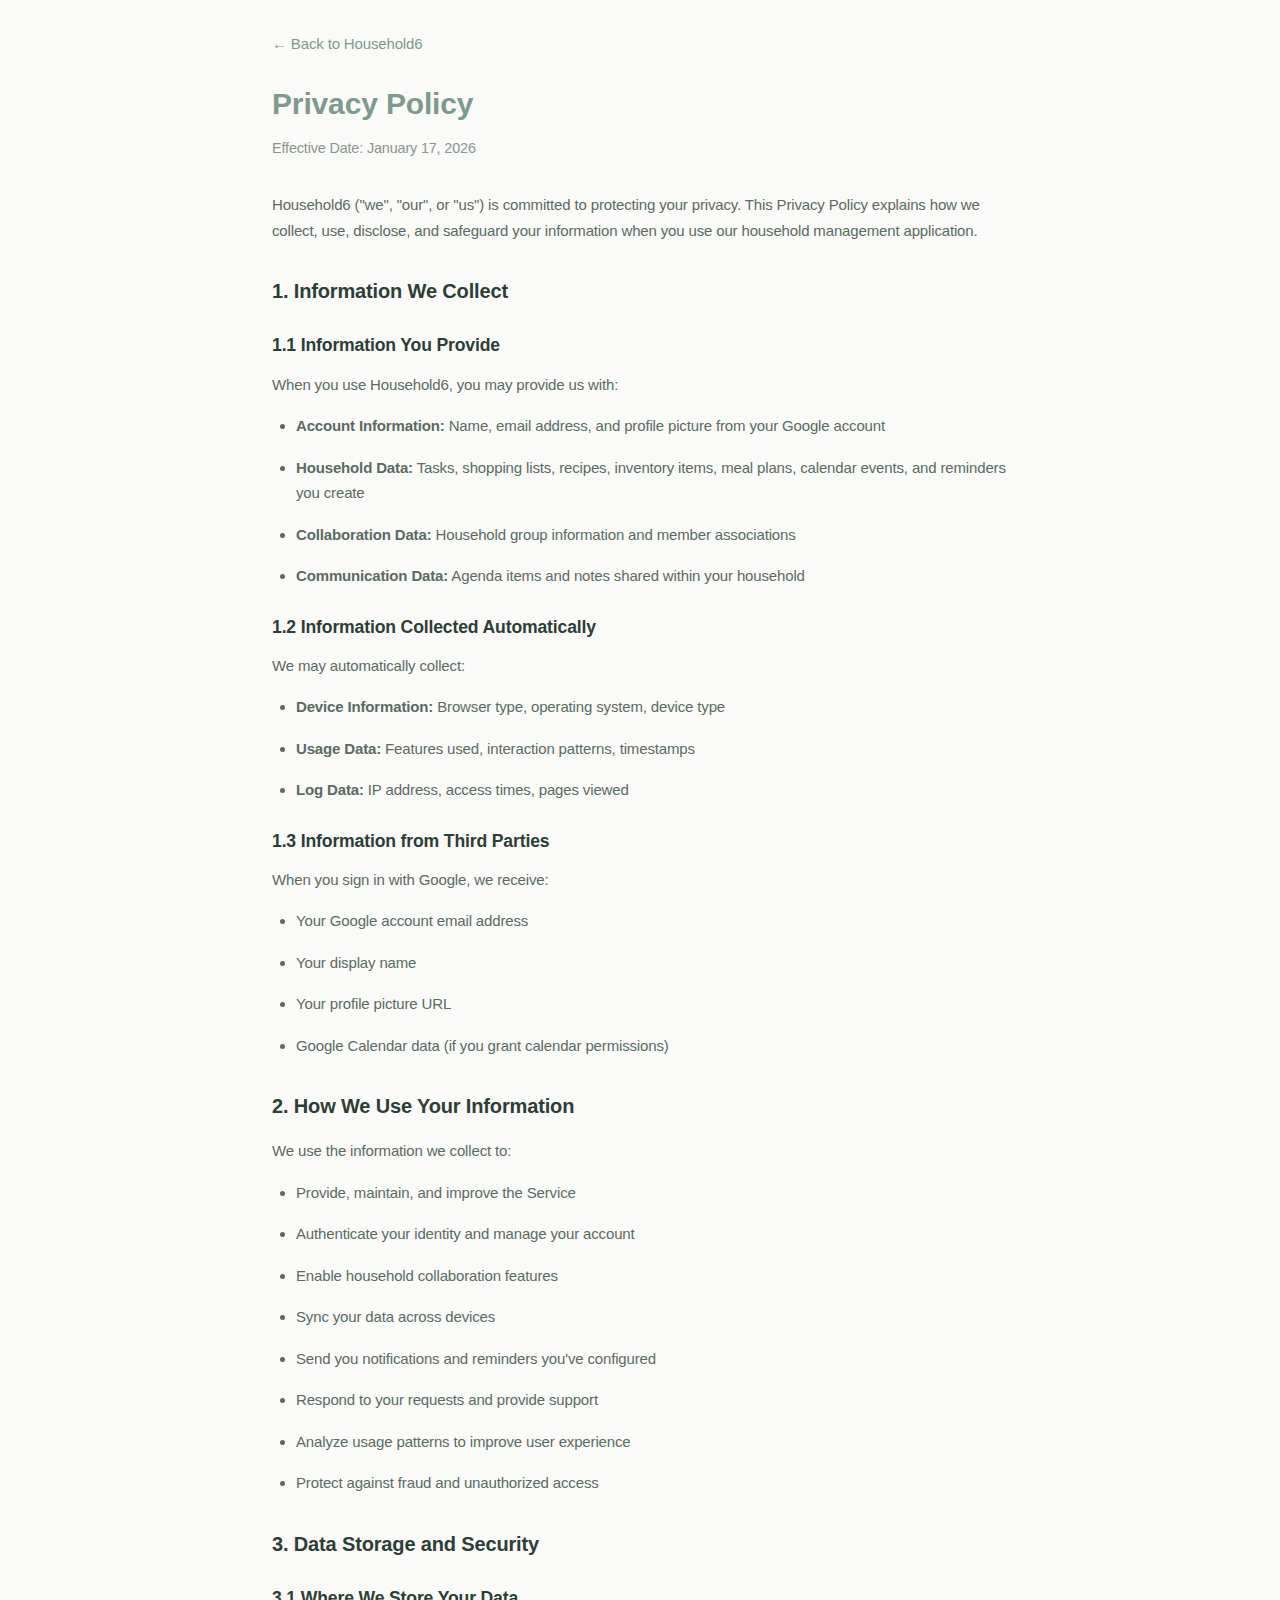
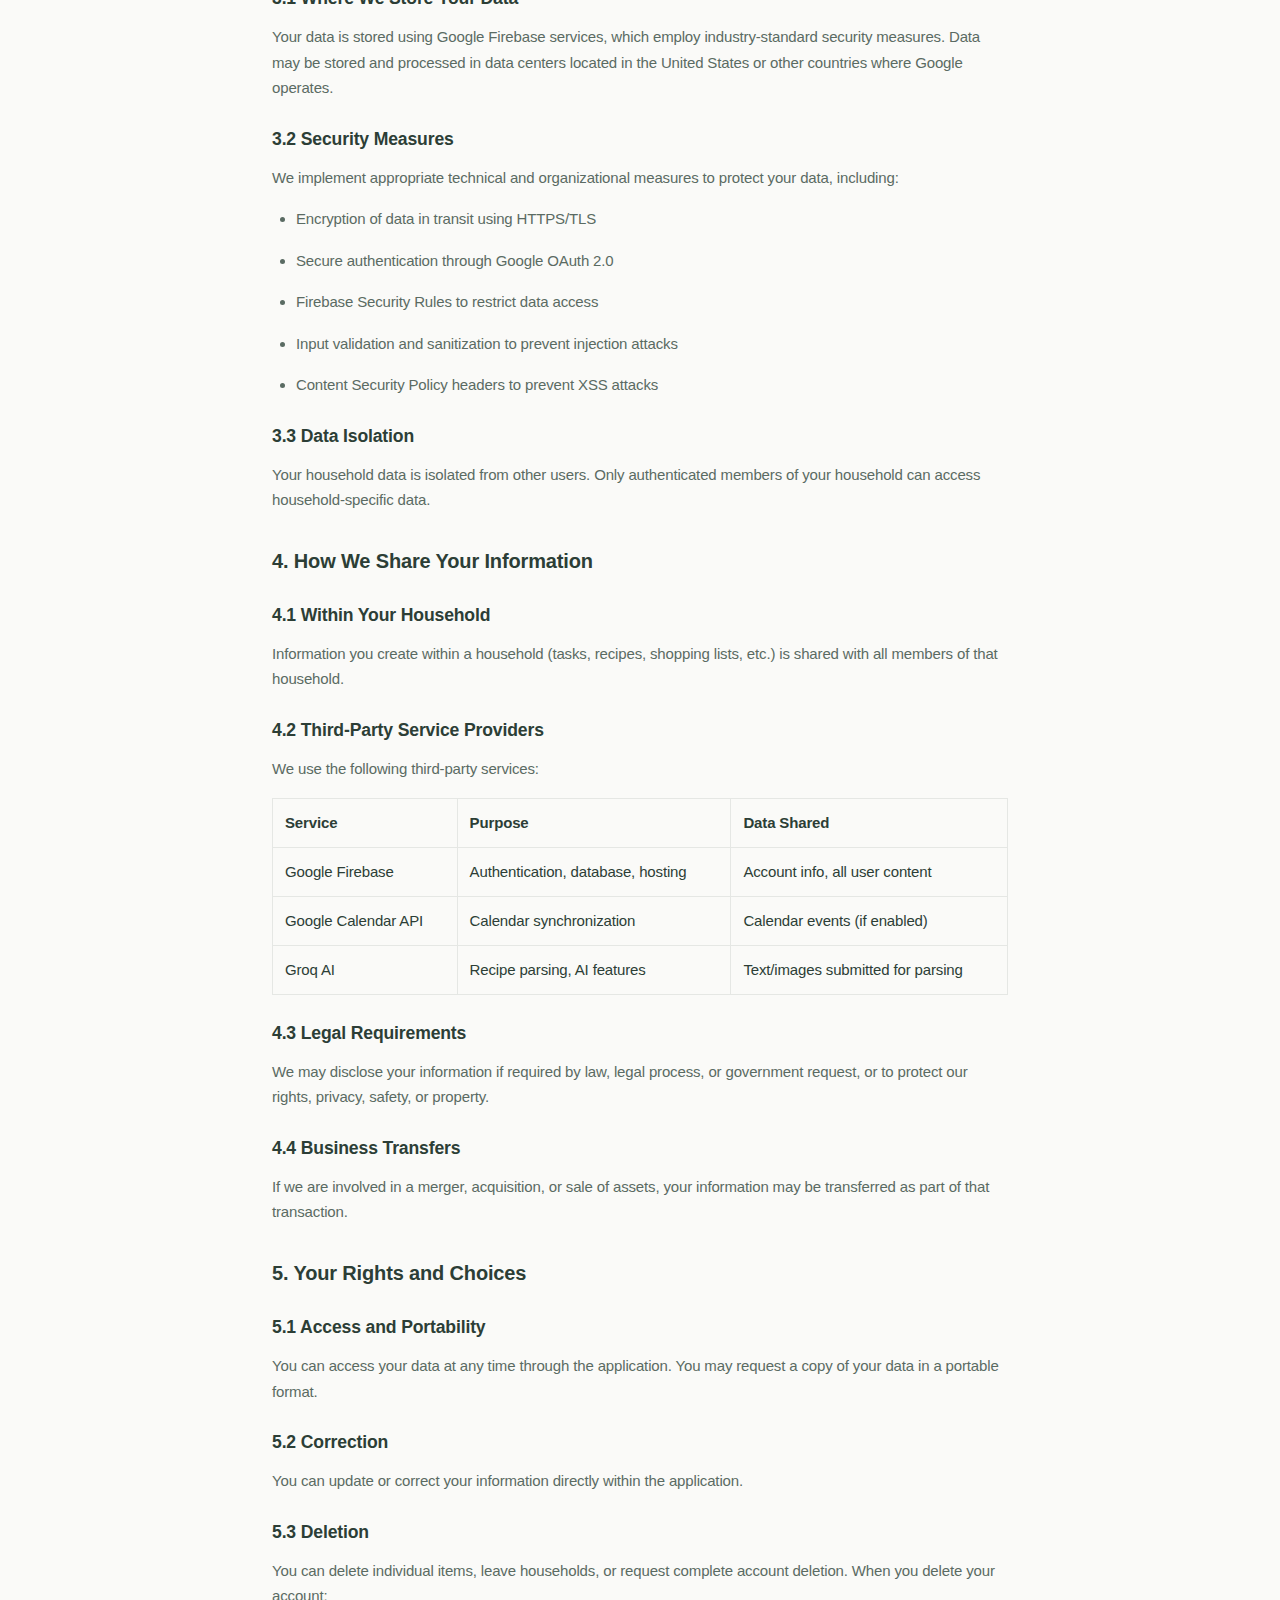
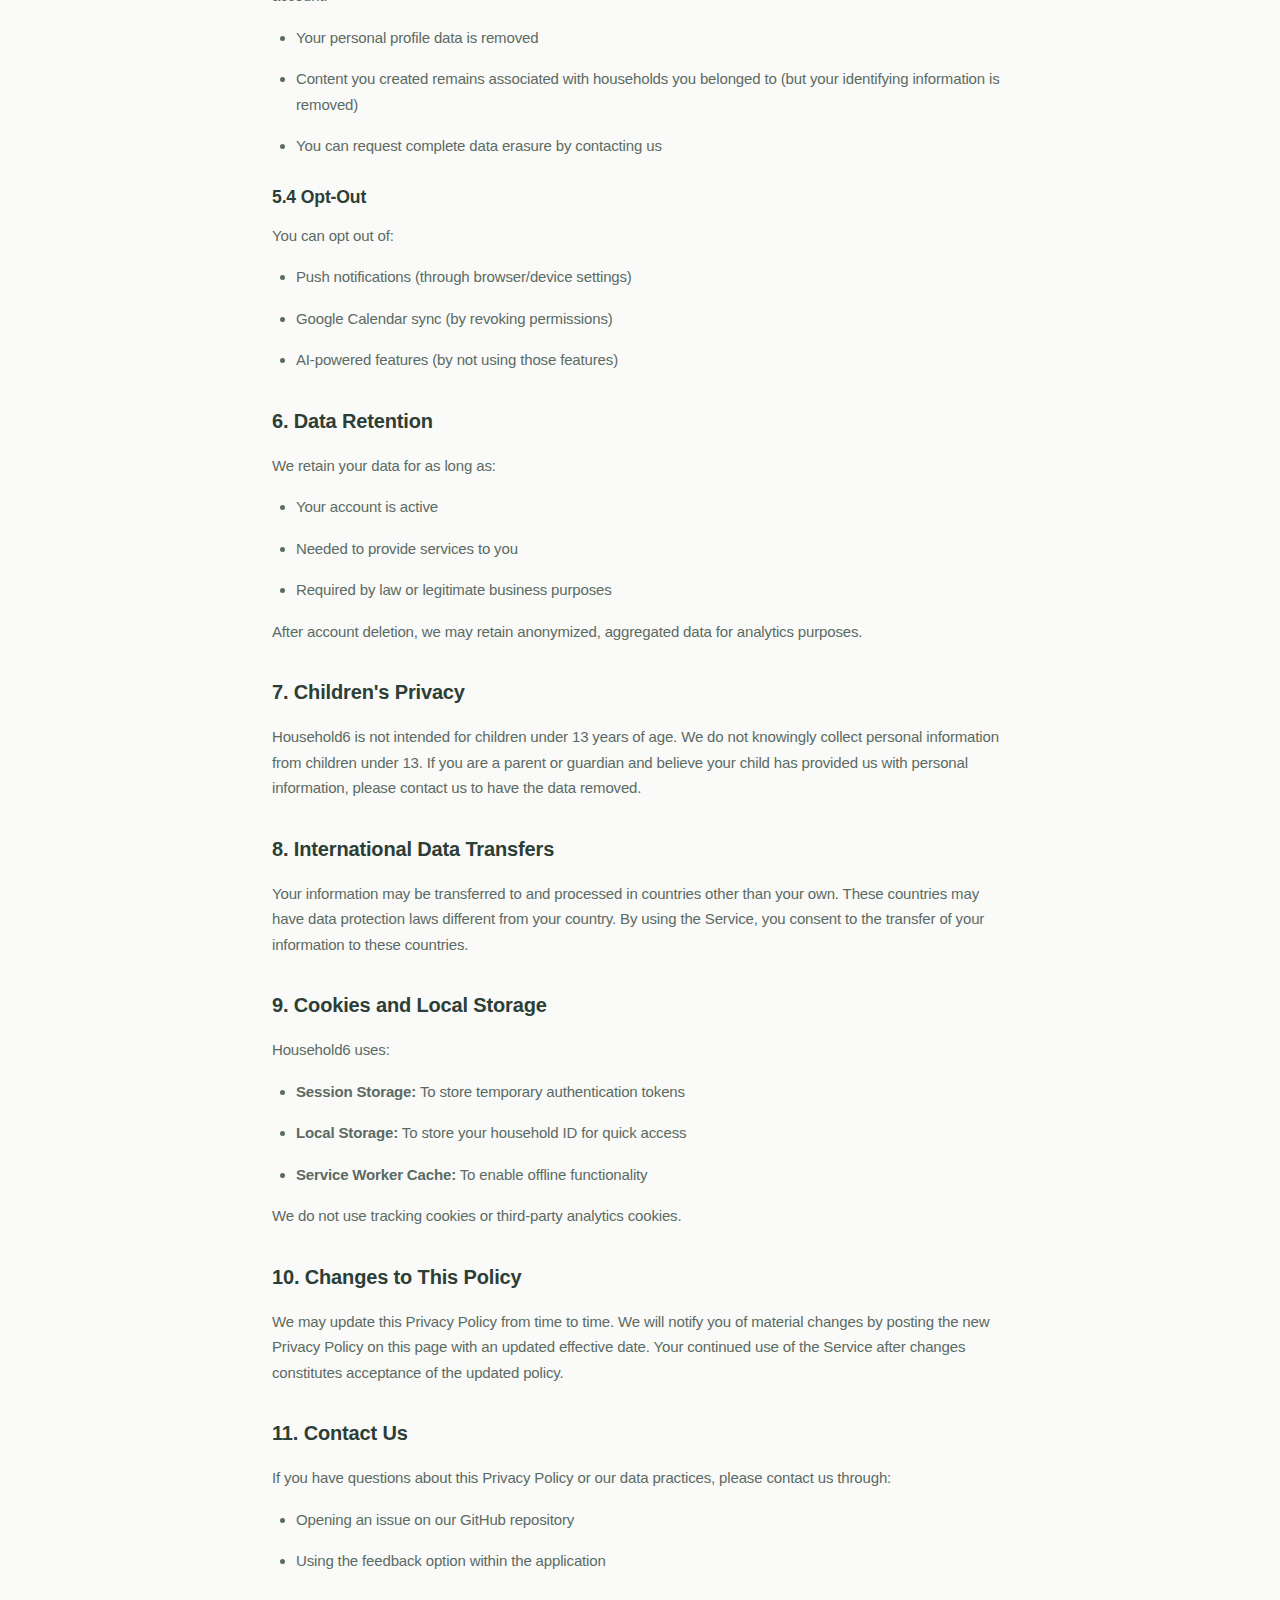
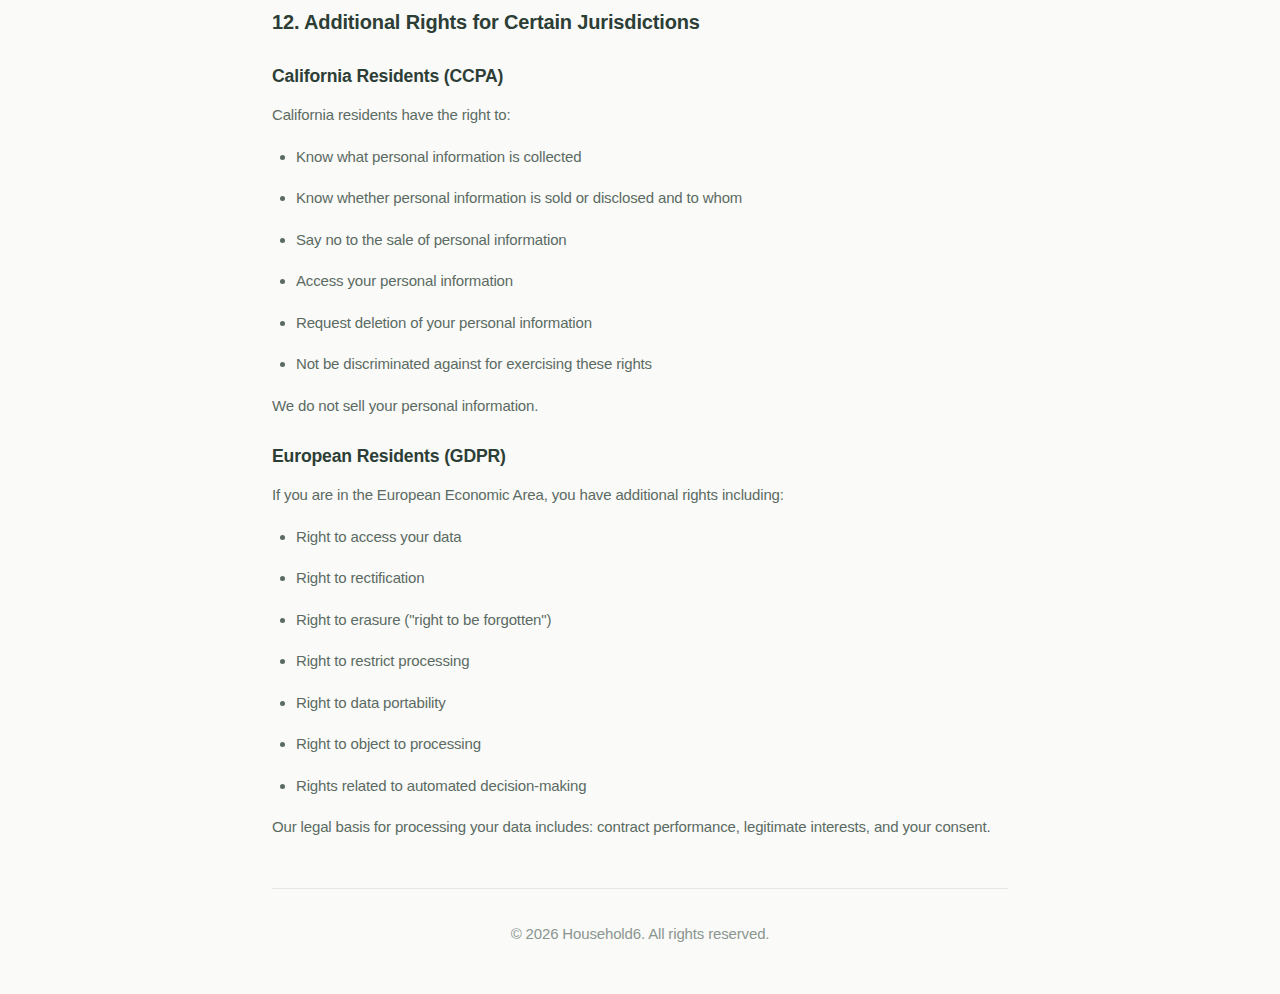
<file: privacy.html>
<!DOCTYPE html>
<html lang="en">
<head>
    <meta charset="UTF-8">
    <meta name="viewport" content="width=device-width, initial-scale=1.0">
    <meta http-equiv="Content-Security-Policy" content="default-src 'self'; style-src 'self' 'unsafe-inline'; img-src 'self' data:;">
    <title>Privacy Policy - Household6</title>
    <link rel="stylesheet" href="css/styles.css">
    <style>
        .legal-container {
            max-width: 800px;
            margin: 0 auto;
            padding: 2rem;
            background: var(--surface);
            min-height: 100vh;
        }
        .legal-container h1 {
            color: var(--primary);
            margin-bottom: 0.5rem;
        }
        .legal-container h2 {
            color: var(--text);
            margin-top: 2rem;
            margin-bottom: 1rem;
            font-size: 1.25rem;
        }
        .legal-container h3 {
            color: var(--text);
            margin-top: 1.5rem;
            margin-bottom: 0.75rem;
            font-size: 1.1rem;
        }
        .legal-container p, .legal-container li {
            color: var(--text-secondary);
            line-height: 1.7;
            margin-bottom: 1rem;
        }
        .legal-container ul {
            padding-left: 1.5rem;
        }
        .legal-container .effective-date {
            color: var(--text-muted);
            font-size: 0.9rem;
            margin-bottom: 2rem;
        }
        .legal-container a {
            color: var(--primary);
        }
        .back-link {
            display: inline-block;
            margin-bottom: 1.5rem;
            color: var(--primary);
            text-decoration: none;
        }
        .back-link:hover {
            text-decoration: underline;
        }
        .data-table {
            width: 100%;
            border-collapse: collapse;
            margin: 1rem 0;
        }
        .data-table th, .data-table td {
            padding: 0.75rem;
            text-align: left;
            border: 1px solid var(--border);
        }
        .data-table th {
            background: var(--background);
            font-weight: 600;
        }
    </style>
</head>
<body>
    <div class="legal-container">
        <a href="index.html" class="back-link">&larr; Back to Household6</a>

        <h1>Privacy Policy</h1>
        <p class="effective-date">Effective Date: January 17, 2026</p>

        <p>Household6 ("we", "our", or "us") is committed to protecting your privacy. This Privacy Policy explains how we collect, use, disclose, and safeguard your information when you use our household management application.</p>

        <h2>1. Information We Collect</h2>

        <h3>1.1 Information You Provide</h3>
        <p>When you use Household6, you may provide us with:</p>
        <ul>
            <li><strong>Account Information:</strong> Name, email address, and profile picture from your Google account</li>
            <li><strong>Household Data:</strong> Tasks, shopping lists, recipes, inventory items, meal plans, calendar events, and reminders you create</li>
            <li><strong>Collaboration Data:</strong> Household group information and member associations</li>
            <li><strong>Communication Data:</strong> Agenda items and notes shared within your household</li>
        </ul>

        <h3>1.2 Information Collected Automatically</h3>
        <p>We may automatically collect:</p>
        <ul>
            <li><strong>Device Information:</strong> Browser type, operating system, device type</li>
            <li><strong>Usage Data:</strong> Features used, interaction patterns, timestamps</li>
            <li><strong>Log Data:</strong> IP address, access times, pages viewed</li>
        </ul>

        <h3>1.3 Information from Third Parties</h3>
        <p>When you sign in with Google, we receive:</p>
        <ul>
            <li>Your Google account email address</li>
            <li>Your display name</li>
            <li>Your profile picture URL</li>
            <li>Google Calendar data (if you grant calendar permissions)</li>
        </ul>

        <h2>2. How We Use Your Information</h2>
        <p>We use the information we collect to:</p>
        <ul>
            <li>Provide, maintain, and improve the Service</li>
            <li>Authenticate your identity and manage your account</li>
            <li>Enable household collaboration features</li>
            <li>Sync your data across devices</li>
            <li>Send you notifications and reminders you've configured</li>
            <li>Respond to your requests and provide support</li>
            <li>Analyze usage patterns to improve user experience</li>
            <li>Protect against fraud and unauthorized access</li>
        </ul>

        <h2>3. Data Storage and Security</h2>

        <h3>3.1 Where We Store Your Data</h3>
        <p>Your data is stored using Google Firebase services, which employ industry-standard security measures. Data may be stored and processed in data centers located in the United States or other countries where Google operates.</p>

        <h3>3.2 Security Measures</h3>
        <p>We implement appropriate technical and organizational measures to protect your data, including:</p>
        <ul>
            <li>Encryption of data in transit using HTTPS/TLS</li>
            <li>Secure authentication through Google OAuth 2.0</li>
            <li>Firebase Security Rules to restrict data access</li>
            <li>Input validation and sanitization to prevent injection attacks</li>
            <li>Content Security Policy headers to prevent XSS attacks</li>
        </ul>

        <h3>3.3 Data Isolation</h3>
        <p>Your household data is isolated from other users. Only authenticated members of your household can access household-specific data.</p>

        <h2>4. How We Share Your Information</h2>

        <h3>4.1 Within Your Household</h3>
        <p>Information you create within a household (tasks, recipes, shopping lists, etc.) is shared with all members of that household.</p>

        <h3>4.2 Third-Party Service Providers</h3>
        <p>We use the following third-party services:</p>
        <table class="data-table">
            <tr>
                <th>Service</th>
                <th>Purpose</th>
                <th>Data Shared</th>
            </tr>
            <tr>
                <td>Google Firebase</td>
                <td>Authentication, database, hosting</td>
                <td>Account info, all user content</td>
            </tr>
            <tr>
                <td>Google Calendar API</td>
                <td>Calendar synchronization</td>
                <td>Calendar events (if enabled)</td>
            </tr>
            <tr>
                <td>Groq AI</td>
                <td>Recipe parsing, AI features</td>
                <td>Text/images submitted for parsing</td>
            </tr>
        </table>

        <h3>4.3 Legal Requirements</h3>
        <p>We may disclose your information if required by law, legal process, or government request, or to protect our rights, privacy, safety, or property.</p>

        <h3>4.4 Business Transfers</h3>
        <p>If we are involved in a merger, acquisition, or sale of assets, your information may be transferred as part of that transaction.</p>

        <h2>5. Your Rights and Choices</h2>

        <h3>5.1 Access and Portability</h3>
        <p>You can access your data at any time through the application. You may request a copy of your data in a portable format.</p>

        <h3>5.2 Correction</h3>
        <p>You can update or correct your information directly within the application.</p>

        <h3>5.3 Deletion</h3>
        <p>You can delete individual items, leave households, or request complete account deletion. When you delete your account:</p>
        <ul>
            <li>Your personal profile data is removed</li>
            <li>Content you created remains associated with households you belonged to (but your identifying information is removed)</li>
            <li>You can request complete data erasure by contacting us</li>
        </ul>

        <h3>5.4 Opt-Out</h3>
        <p>You can opt out of:</p>
        <ul>
            <li>Push notifications (through browser/device settings)</li>
            <li>Google Calendar sync (by revoking permissions)</li>
            <li>AI-powered features (by not using those features)</li>
        </ul>

        <h2>6. Data Retention</h2>
        <p>We retain your data for as long as:</p>
        <ul>
            <li>Your account is active</li>
            <li>Needed to provide services to you</li>
            <li>Required by law or legitimate business purposes</li>
        </ul>
        <p>After account deletion, we may retain anonymized, aggregated data for analytics purposes.</p>

        <h2>7. Children's Privacy</h2>
        <p>Household6 is not intended for children under 13 years of age. We do not knowingly collect personal information from children under 13. If you are a parent or guardian and believe your child has provided us with personal information, please contact us to have the data removed.</p>

        <h2>8. International Data Transfers</h2>
        <p>Your information may be transferred to and processed in countries other than your own. These countries may have data protection laws different from your country. By using the Service, you consent to the transfer of your information to these countries.</p>

        <h2>9. Cookies and Local Storage</h2>
        <p>Household6 uses:</p>
        <ul>
            <li><strong>Session Storage:</strong> To store temporary authentication tokens</li>
            <li><strong>Local Storage:</strong> To store your household ID for quick access</li>
            <li><strong>Service Worker Cache:</strong> To enable offline functionality</li>
        </ul>
        <p>We do not use tracking cookies or third-party analytics cookies.</p>

        <h2>10. Changes to This Policy</h2>
        <p>We may update this Privacy Policy from time to time. We will notify you of material changes by posting the new Privacy Policy on this page with an updated effective date. Your continued use of the Service after changes constitutes acceptance of the updated policy.</p>

        <h2>11. Contact Us</h2>
        <p>If you have questions about this Privacy Policy or our data practices, please contact us through:</p>
        <ul>
            <li>Opening an issue on our GitHub repository</li>
            <li>Using the feedback option within the application</li>
        </ul>

        <h2>12. Additional Rights for Certain Jurisdictions</h2>

        <h3>California Residents (CCPA)</h3>
        <p>California residents have the right to:</p>
        <ul>
            <li>Know what personal information is collected</li>
            <li>Know whether personal information is sold or disclosed and to whom</li>
            <li>Say no to the sale of personal information</li>
            <li>Access your personal information</li>
            <li>Request deletion of your personal information</li>
            <li>Not be discriminated against for exercising these rights</li>
        </ul>
        <p>We do not sell your personal information.</p>

        <h3>European Residents (GDPR)</h3>
        <p>If you are in the European Economic Area, you have additional rights including:</p>
        <ul>
            <li>Right to access your data</li>
            <li>Right to rectification</li>
            <li>Right to erasure ("right to be forgotten")</li>
            <li>Right to restrict processing</li>
            <li>Right to data portability</li>
            <li>Right to object to processing</li>
            <li>Rights related to automated decision-making</li>
        </ul>
        <p>Our legal basis for processing your data includes: contract performance, legitimate interests, and your consent.</p>

        <p style="margin-top: 3rem; padding-top: 2rem; border-top: 1px solid var(--border); text-align: center; color: var(--text-muted);">
            &copy; 2026 Household6. All rights reserved.
        </p>
    </div>
</body>
</html>
</file>
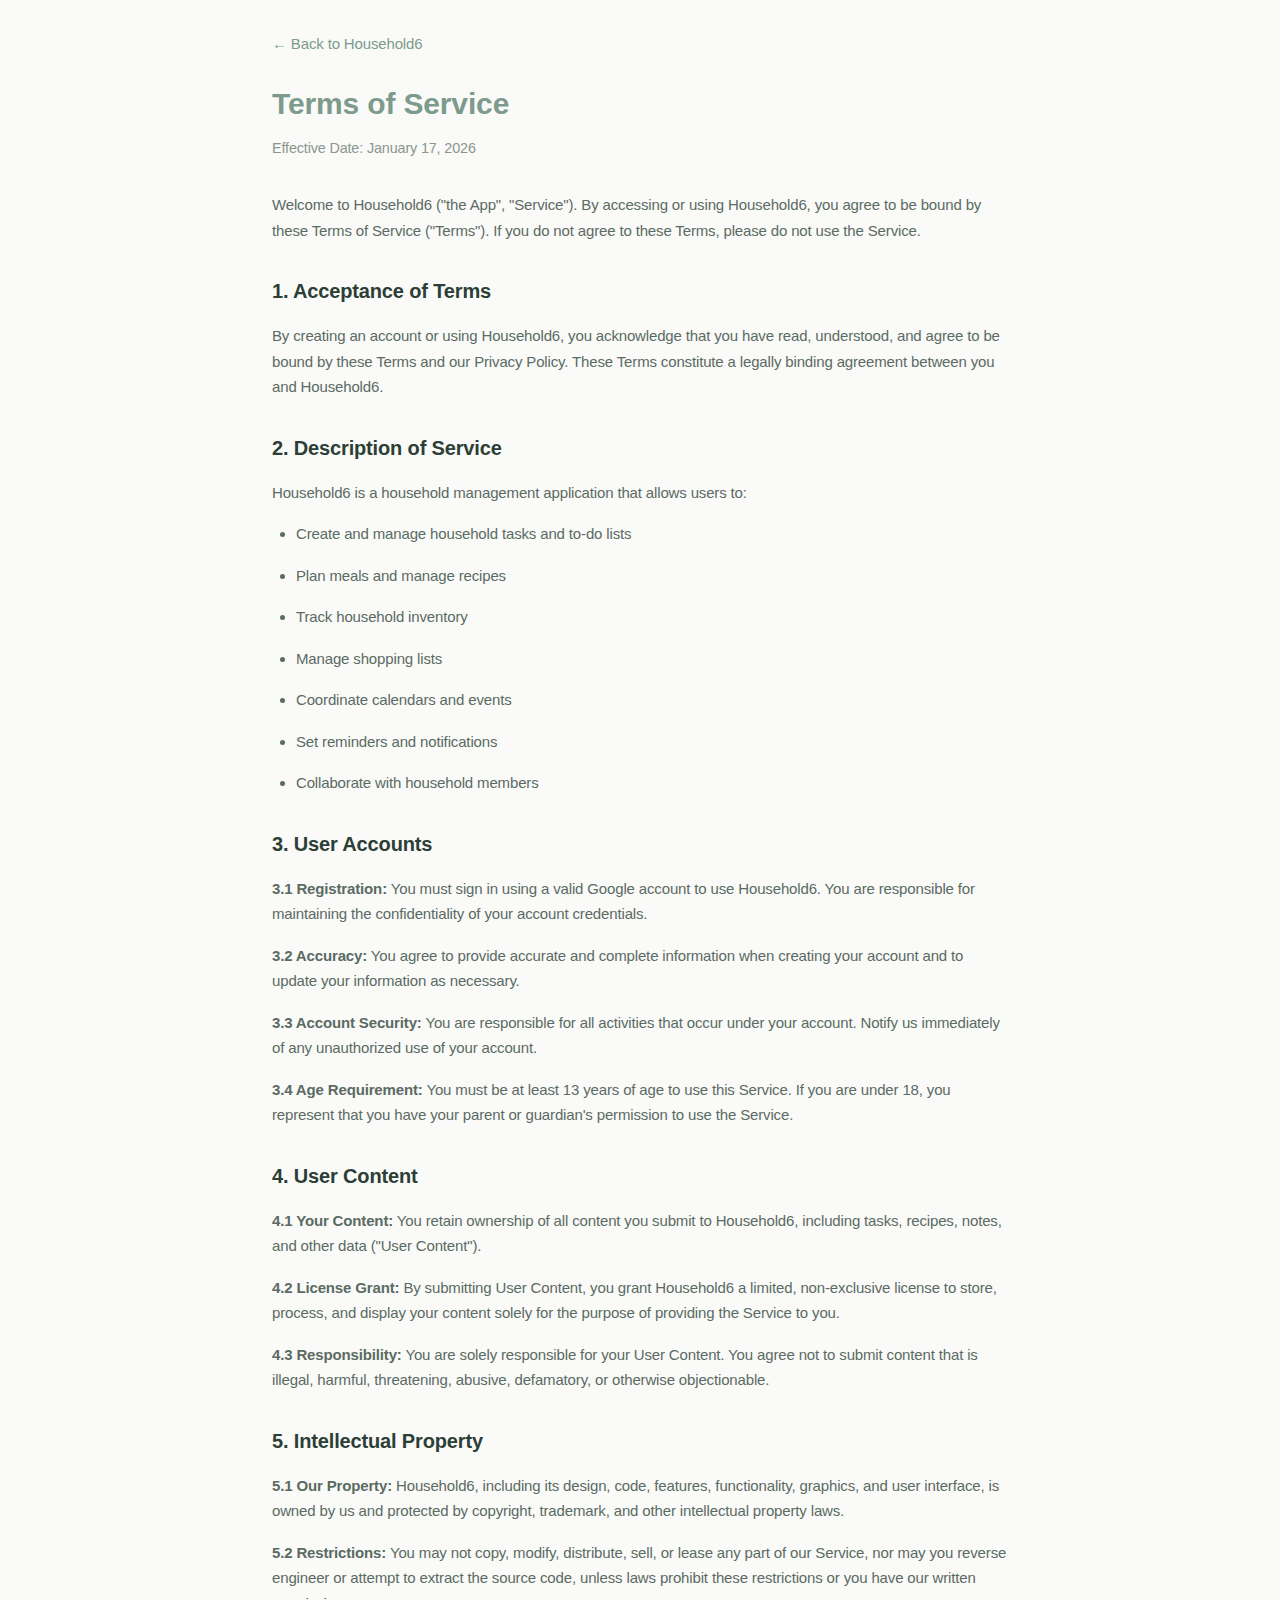
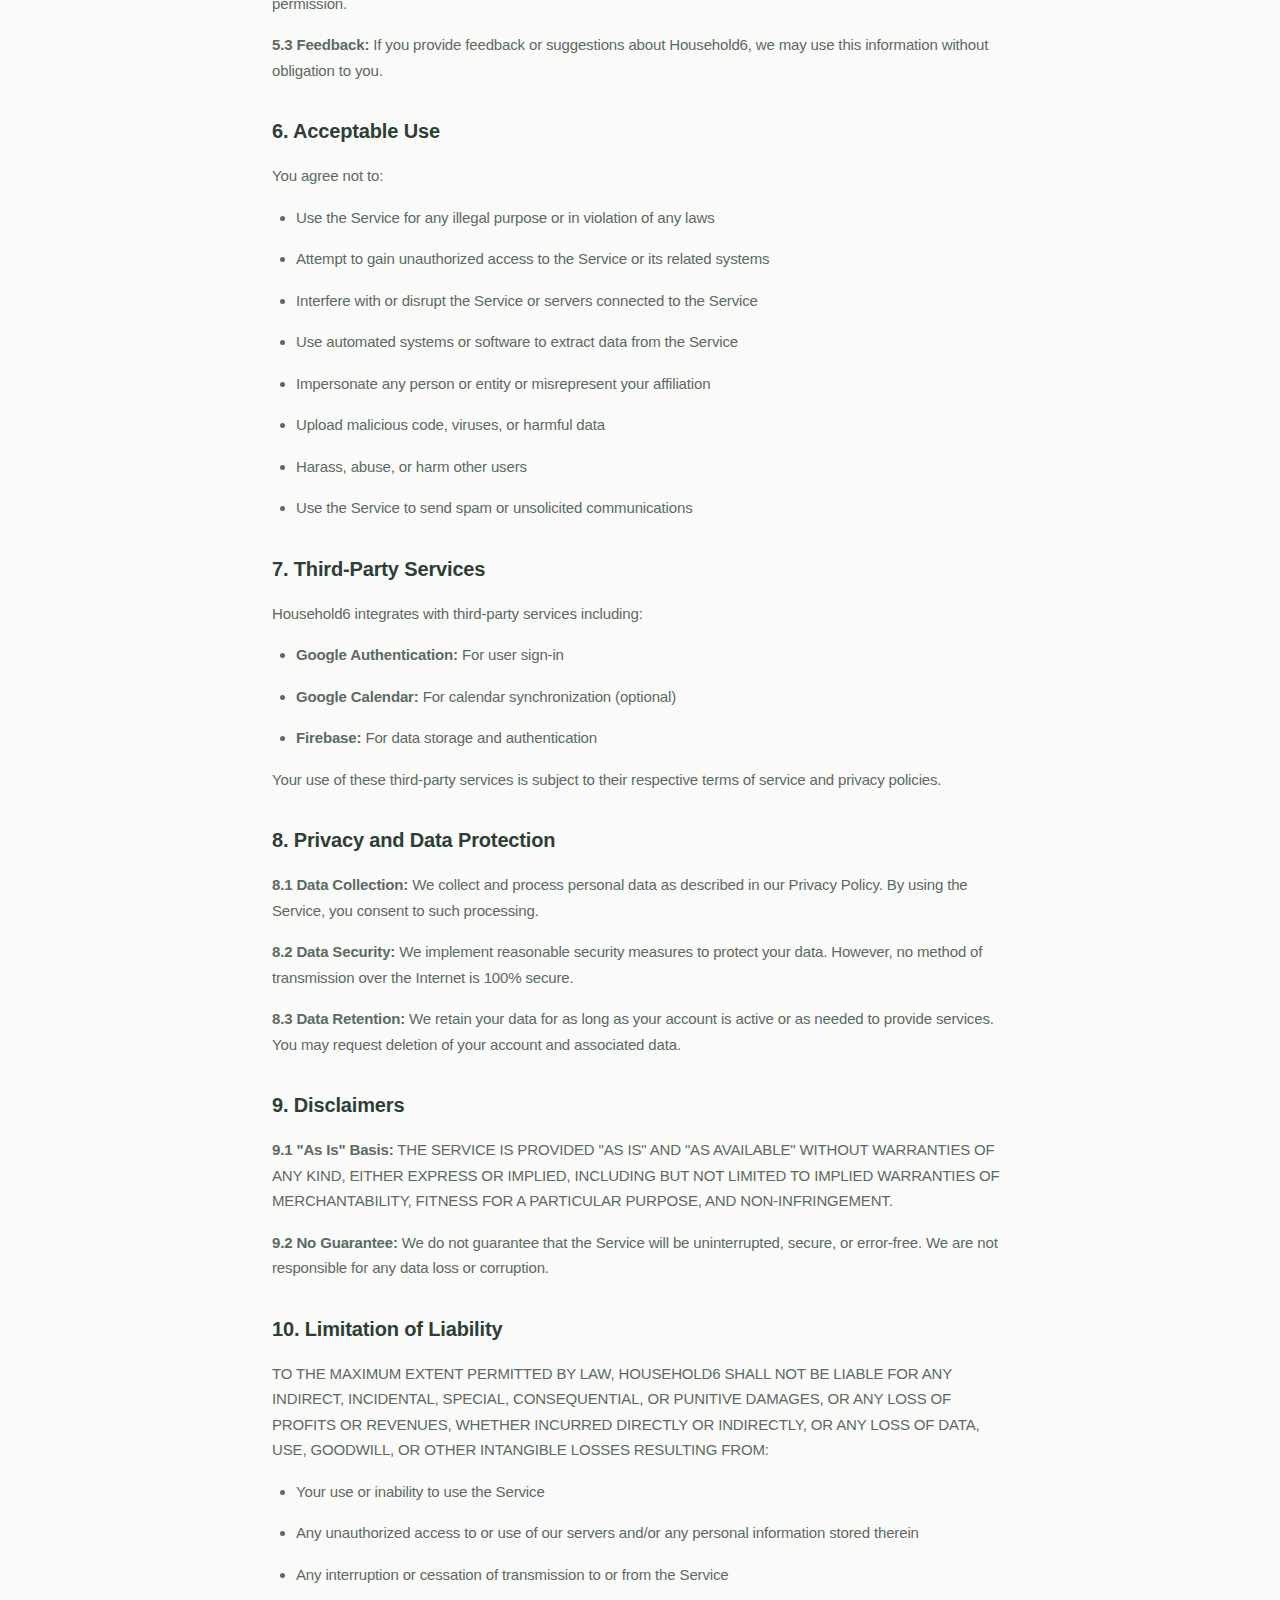
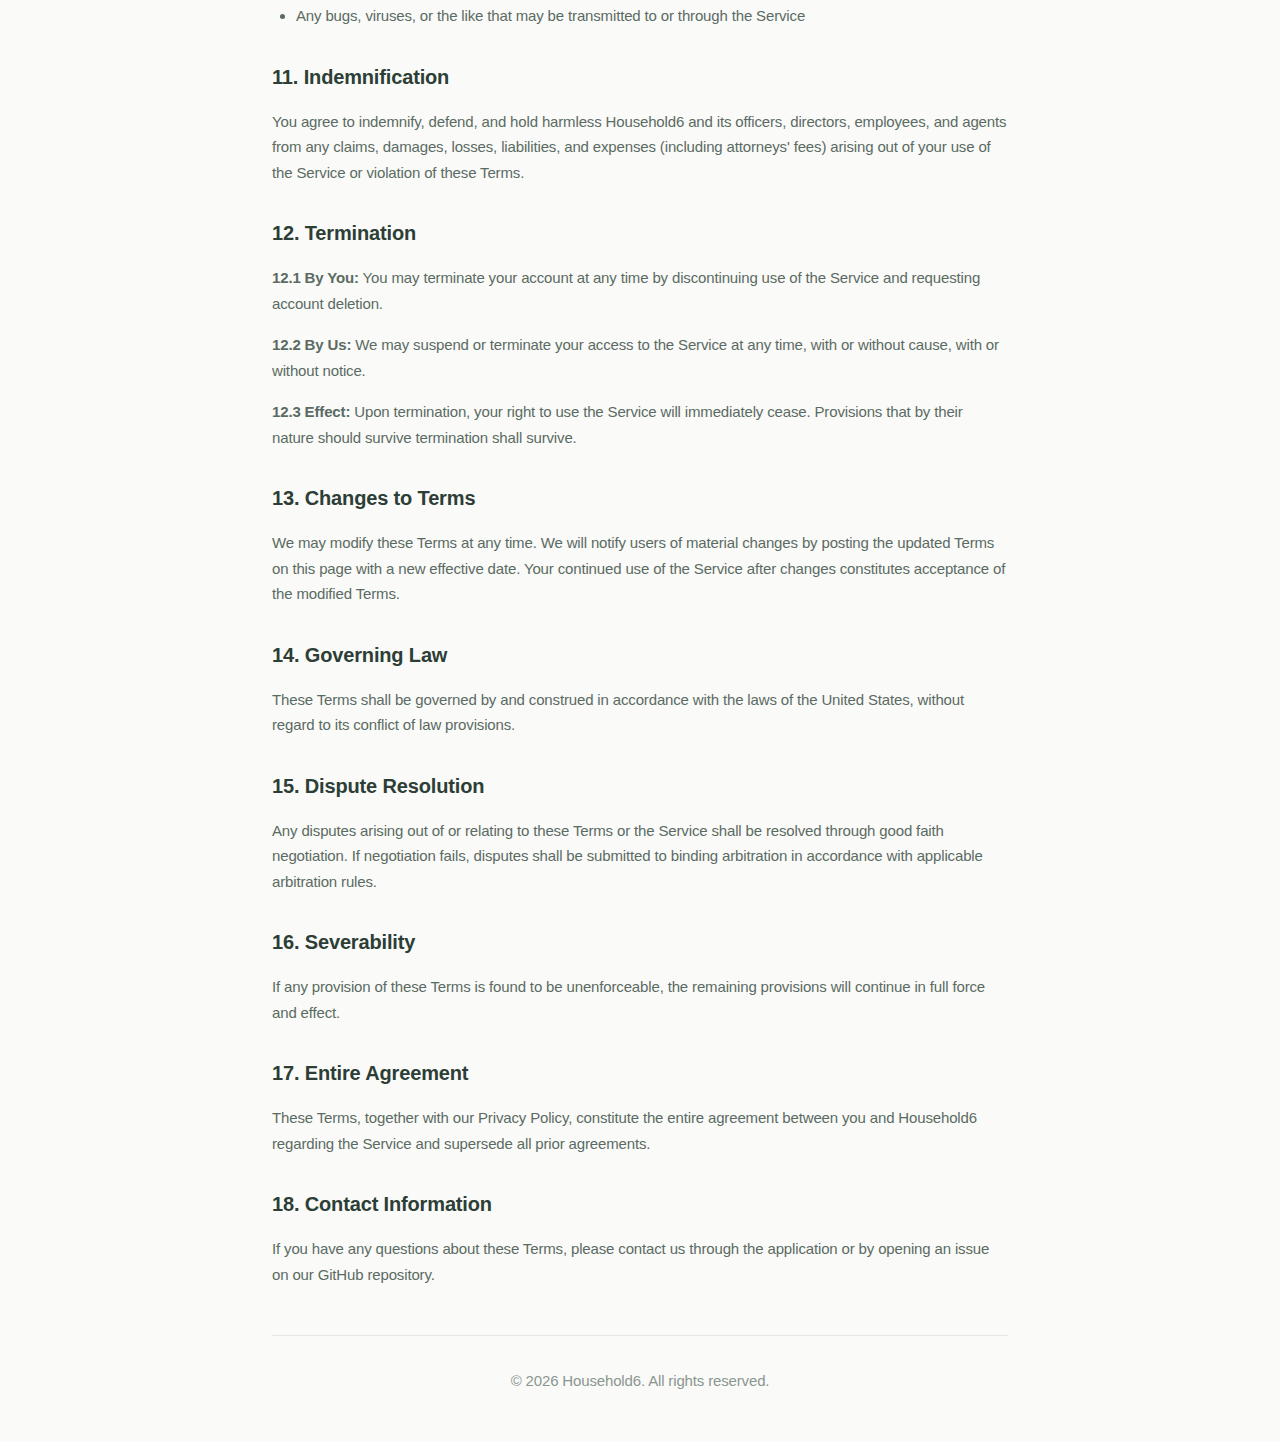
<file: terms.html>
<!DOCTYPE html>
<html lang="en">
<head>
    <meta charset="UTF-8">
    <meta name="viewport" content="width=device-width, initial-scale=1.0">
    <meta http-equiv="Content-Security-Policy" content="default-src 'self'; style-src 'self' 'unsafe-inline'; img-src 'self' data:;">
    <title>Terms of Service - Household6</title>
    <link rel="stylesheet" href="css/styles.css">
    <style>
        .legal-container {
            max-width: 800px;
            margin: 0 auto;
            padding: 2rem;
            background: var(--surface);
            min-height: 100vh;
        }
        .legal-container h1 {
            color: var(--primary);
            margin-bottom: 0.5rem;
        }
        .legal-container h2 {
            color: var(--text);
            margin-top: 2rem;
            margin-bottom: 1rem;
            font-size: 1.25rem;
        }
        .legal-container p, .legal-container li {
            color: var(--text-secondary);
            line-height: 1.7;
            margin-bottom: 1rem;
        }
        .legal-container ul {
            padding-left: 1.5rem;
        }
        .legal-container .effective-date {
            color: var(--text-muted);
            font-size: 0.9rem;
            margin-bottom: 2rem;
        }
        .legal-container a {
            color: var(--primary);
        }
        .back-link {
            display: inline-block;
            margin-bottom: 1.5rem;
            color: var(--primary);
            text-decoration: none;
        }
        .back-link:hover {
            text-decoration: underline;
        }
    </style>
</head>
<body>
    <div class="legal-container">
        <a href="index.html" class="back-link">&larr; Back to Household6</a>

        <h1>Terms of Service</h1>
        <p class="effective-date">Effective Date: January 17, 2026</p>

        <p>Welcome to Household6 ("the App", "Service"). By accessing or using Household6, you agree to be bound by these Terms of Service ("Terms"). If you do not agree to these Terms, please do not use the Service.</p>

        <h2>1. Acceptance of Terms</h2>
        <p>By creating an account or using Household6, you acknowledge that you have read, understood, and agree to be bound by these Terms and our Privacy Policy. These Terms constitute a legally binding agreement between you and Household6.</p>

        <h2>2. Description of Service</h2>
        <p>Household6 is a household management application that allows users to:</p>
        <ul>
            <li>Create and manage household tasks and to-do lists</li>
            <li>Plan meals and manage recipes</li>
            <li>Track household inventory</li>
            <li>Manage shopping lists</li>
            <li>Coordinate calendars and events</li>
            <li>Set reminders and notifications</li>
            <li>Collaborate with household members</li>
        </ul>

        <h2>3. User Accounts</h2>
        <p><strong>3.1 Registration:</strong> You must sign in using a valid Google account to use Household6. You are responsible for maintaining the confidentiality of your account credentials.</p>
        <p><strong>3.2 Accuracy:</strong> You agree to provide accurate and complete information when creating your account and to update your information as necessary.</p>
        <p><strong>3.3 Account Security:</strong> You are responsible for all activities that occur under your account. Notify us immediately of any unauthorized use of your account.</p>
        <p><strong>3.4 Age Requirement:</strong> You must be at least 13 years of age to use this Service. If you are under 18, you represent that you have your parent or guardian's permission to use the Service.</p>

        <h2>4. User Content</h2>
        <p><strong>4.1 Your Content:</strong> You retain ownership of all content you submit to Household6, including tasks, recipes, notes, and other data ("User Content").</p>
        <p><strong>4.2 License Grant:</strong> By submitting User Content, you grant Household6 a limited, non-exclusive license to store, process, and display your content solely for the purpose of providing the Service to you.</p>
        <p><strong>4.3 Responsibility:</strong> You are solely responsible for your User Content. You agree not to submit content that is illegal, harmful, threatening, abusive, defamatory, or otherwise objectionable.</p>

        <h2>5. Intellectual Property</h2>
        <p><strong>5.1 Our Property:</strong> Household6, including its design, code, features, functionality, graphics, and user interface, is owned by us and protected by copyright, trademark, and other intellectual property laws.</p>
        <p><strong>5.2 Restrictions:</strong> You may not copy, modify, distribute, sell, or lease any part of our Service, nor may you reverse engineer or attempt to extract the source code, unless laws prohibit these restrictions or you have our written permission.</p>
        <p><strong>5.3 Feedback:</strong> If you provide feedback or suggestions about Household6, we may use this information without obligation to you.</p>

        <h2>6. Acceptable Use</h2>
        <p>You agree not to:</p>
        <ul>
            <li>Use the Service for any illegal purpose or in violation of any laws</li>
            <li>Attempt to gain unauthorized access to the Service or its related systems</li>
            <li>Interfere with or disrupt the Service or servers connected to the Service</li>
            <li>Use automated systems or software to extract data from the Service</li>
            <li>Impersonate any person or entity or misrepresent your affiliation</li>
            <li>Upload malicious code, viruses, or harmful data</li>
            <li>Harass, abuse, or harm other users</li>
            <li>Use the Service to send spam or unsolicited communications</li>
        </ul>

        <h2>7. Third-Party Services</h2>
        <p>Household6 integrates with third-party services including:</p>
        <ul>
            <li><strong>Google Authentication:</strong> For user sign-in</li>
            <li><strong>Google Calendar:</strong> For calendar synchronization (optional)</li>
            <li><strong>Firebase:</strong> For data storage and authentication</li>
        </ul>
        <p>Your use of these third-party services is subject to their respective terms of service and privacy policies.</p>

        <h2>8. Privacy and Data Protection</h2>
        <p><strong>8.1 Data Collection:</strong> We collect and process personal data as described in our Privacy Policy. By using the Service, you consent to such processing.</p>
        <p><strong>8.2 Data Security:</strong> We implement reasonable security measures to protect your data. However, no method of transmission over the Internet is 100% secure.</p>
        <p><strong>8.3 Data Retention:</strong> We retain your data for as long as your account is active or as needed to provide services. You may request deletion of your account and associated data.</p>

        <h2>9. Disclaimers</h2>
        <p><strong>9.1 "As Is" Basis:</strong> THE SERVICE IS PROVIDED "AS IS" AND "AS AVAILABLE" WITHOUT WARRANTIES OF ANY KIND, EITHER EXPRESS OR IMPLIED, INCLUDING BUT NOT LIMITED TO IMPLIED WARRANTIES OF MERCHANTABILITY, FITNESS FOR A PARTICULAR PURPOSE, AND NON-INFRINGEMENT.</p>
        <p><strong>9.2 No Guarantee:</strong> We do not guarantee that the Service will be uninterrupted, secure, or error-free. We are not responsible for any data loss or corruption.</p>

        <h2>10. Limitation of Liability</h2>
        <p>TO THE MAXIMUM EXTENT PERMITTED BY LAW, HOUSEHOLD6 SHALL NOT BE LIABLE FOR ANY INDIRECT, INCIDENTAL, SPECIAL, CONSEQUENTIAL, OR PUNITIVE DAMAGES, OR ANY LOSS OF PROFITS OR REVENUES, WHETHER INCURRED DIRECTLY OR INDIRECTLY, OR ANY LOSS OF DATA, USE, GOODWILL, OR OTHER INTANGIBLE LOSSES RESULTING FROM:</p>
        <ul>
            <li>Your use or inability to use the Service</li>
            <li>Any unauthorized access to or use of our servers and/or any personal information stored therein</li>
            <li>Any interruption or cessation of transmission to or from the Service</li>
            <li>Any bugs, viruses, or the like that may be transmitted to or through the Service</li>
        </ul>

        <h2>11. Indemnification</h2>
        <p>You agree to indemnify, defend, and hold harmless Household6 and its officers, directors, employees, and agents from any claims, damages, losses, liabilities, and expenses (including attorneys' fees) arising out of your use of the Service or violation of these Terms.</p>

        <h2>12. Termination</h2>
        <p><strong>12.1 By You:</strong> You may terminate your account at any time by discontinuing use of the Service and requesting account deletion.</p>
        <p><strong>12.2 By Us:</strong> We may suspend or terminate your access to the Service at any time, with or without cause, with or without notice.</p>
        <p><strong>12.3 Effect:</strong> Upon termination, your right to use the Service will immediately cease. Provisions that by their nature should survive termination shall survive.</p>

        <h2>13. Changes to Terms</h2>
        <p>We may modify these Terms at any time. We will notify users of material changes by posting the updated Terms on this page with a new effective date. Your continued use of the Service after changes constitutes acceptance of the modified Terms.</p>

        <h2>14. Governing Law</h2>
        <p>These Terms shall be governed by and construed in accordance with the laws of the United States, without regard to its conflict of law provisions.</p>

        <h2>15. Dispute Resolution</h2>
        <p>Any disputes arising out of or relating to these Terms or the Service shall be resolved through good faith negotiation. If negotiation fails, disputes shall be submitted to binding arbitration in accordance with applicable arbitration rules.</p>

        <h2>16. Severability</h2>
        <p>If any provision of these Terms is found to be unenforceable, the remaining provisions will continue in full force and effect.</p>

        <h2>17. Entire Agreement</h2>
        <p>These Terms, together with our Privacy Policy, constitute the entire agreement between you and Household6 regarding the Service and supersede all prior agreements.</p>

        <h2>18. Contact Information</h2>
        <p>If you have any questions about these Terms, please contact us through the application or by opening an issue on our GitHub repository.</p>

        <p style="margin-top: 3rem; padding-top: 2rem; border-top: 1px solid var(--border); text-align: center; color: var(--text-muted);">
            &copy; 2026 Household6. All rights reserved.
        </p>
    </div>
</body>
</html>
</file>
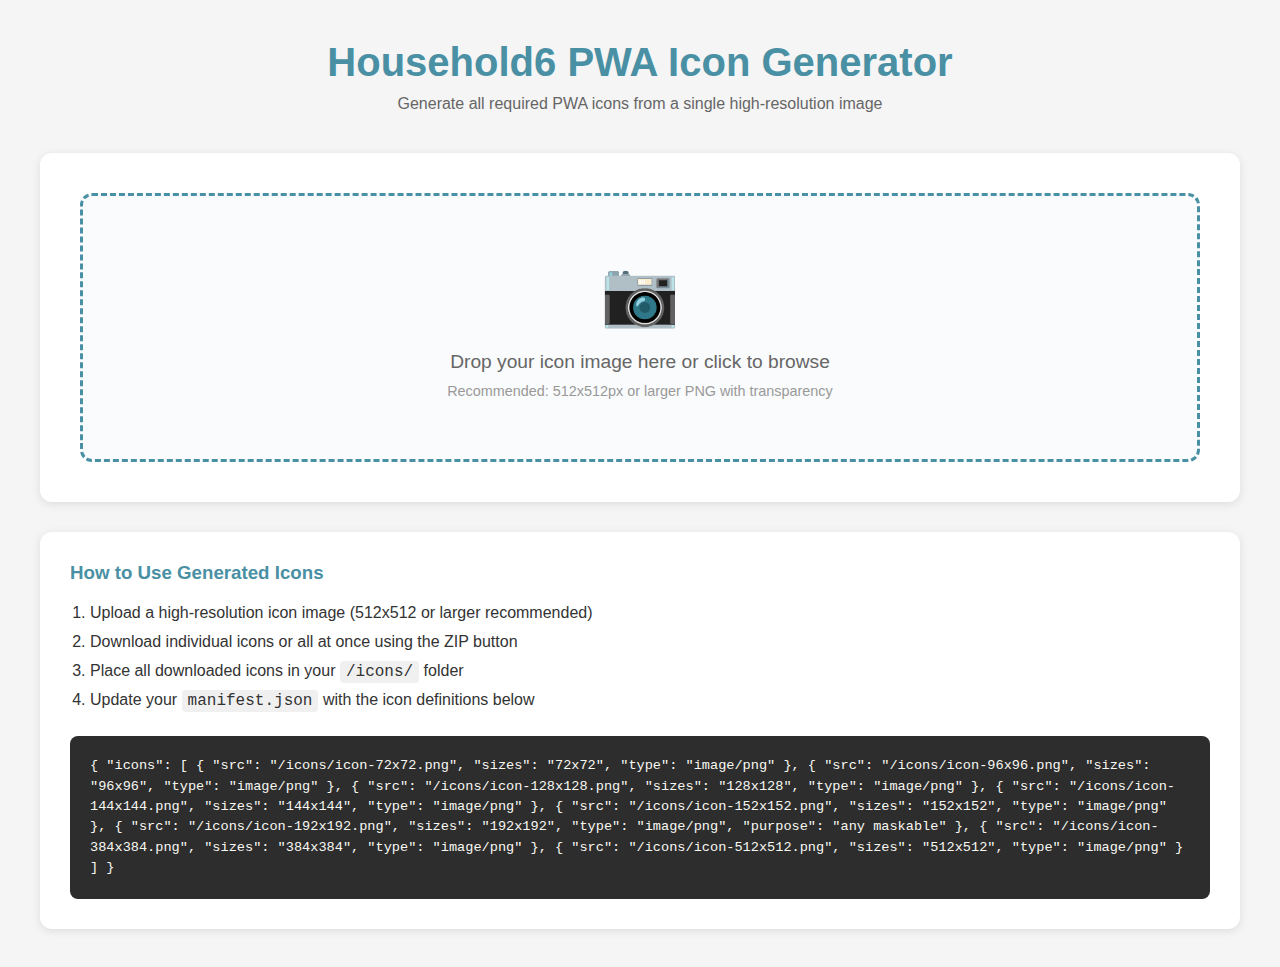
<file: icons/icon-generator.html>
<!DOCTYPE html>
<html lang="en">
<head>
    <meta charset="UTF-8">
    <meta name="viewport" content="width=device-width, initial-scale=1.0">
    <title>Household6 PWA Icon Generator</title>
    <style>
        :root {
            --primary-color: #4A90A4;
            --primary-dark: #3a7a8a;
            --bg-color: #f5f5f5;
            --card-bg: #ffffff;
            --text-color: #333333;
            --border-radius: 12px;
        }

        * {
            box-sizing: border-box;
            margin: 0;
            padding: 0;
        }

        body {
            font-family: -apple-system, BlinkMacSystemFont, 'Segoe UI', Roboto, Oxygen, Ubuntu, sans-serif;
            background: var(--bg-color);
            color: var(--text-color);
            min-height: 100vh;
            padding: 40px 20px;
        }

        .container {
            max-width: 1200px;
            margin: 0 auto;
        }

        h1 {
            text-align: center;
            color: var(--primary-color);
            margin-bottom: 10px;
            font-size: 2.5rem;
        }

        .subtitle {
            text-align: center;
            color: #666;
            margin-bottom: 40px;
        }

        .upload-section {
            background: var(--card-bg);
            border-radius: var(--border-radius);
            padding: 40px;
            margin-bottom: 30px;
            box-shadow: 0 2px 10px rgba(0,0,0,0.1);
            text-align: center;
        }

        .upload-area {
            border: 3px dashed var(--primary-color);
            border-radius: var(--border-radius);
            padding: 60px 40px;
            cursor: pointer;
            transition: all 0.3s ease;
            background: #f9fbfc;
        }

        .upload-area:hover {
            background: #e8f4f8;
            border-color: var(--primary-dark);
        }

        .upload-area.dragover {
            background: #d0e8ef;
            border-color: var(--primary-dark);
        }

        .upload-icon {
            font-size: 4rem;
            color: var(--primary-color);
            margin-bottom: 20px;
        }

        .upload-text {
            font-size: 1.2rem;
            color: #666;
        }

        .upload-hint {
            font-size: 0.9rem;
            color: #999;
            margin-top: 10px;
        }

        #fileInput {
            display: none;
        }

        .preview-section {
            background: var(--card-bg);
            border-radius: var(--border-radius);
            padding: 30px;
            margin-bottom: 30px;
            box-shadow: 0 2px 10px rgba(0,0,0,0.1);
            display: none;
        }

        .preview-section.visible {
            display: block;
        }

        .section-title {
            color: var(--primary-color);
            margin-bottom: 20px;
            font-size: 1.5rem;
            border-bottom: 2px solid var(--primary-color);
            padding-bottom: 10px;
        }

        .preview-container {
            display: flex;
            align-items: center;
            justify-content: center;
            gap: 40px;
            flex-wrap: wrap;
        }

        .original-preview {
            text-align: center;
        }

        .original-preview img {
            max-width: 200px;
            max-height: 200px;
            border-radius: 20px;
            box-shadow: 0 4px 15px rgba(0,0,0,0.2);
        }

        .original-preview p {
            margin-top: 10px;
            color: #666;
        }

        .icons-grid {
            display: grid;
            grid-template-columns: repeat(auto-fill, minmax(150px, 1fr));
            gap: 20px;
            margin-top: 20px;
        }

        .icon-card {
            background: #f9f9f9;
            border-radius: 10px;
            padding: 20px;
            text-align: center;
            transition: transform 0.2s ease;
        }

        .icon-card:hover {
            transform: translateY(-3px);
        }

        .icon-card canvas {
            border-radius: 10px;
            box-shadow: 0 2px 8px rgba(0,0,0,0.1);
            max-width: 100%;
            height: auto;
        }

        .icon-card .size-label {
            font-weight: 600;
            color: var(--primary-color);
            margin: 10px 0 5px;
        }

        .icon-card .filename {
            font-size: 0.8rem;
            color: #999;
            word-break: break-all;
        }

        .download-btn {
            display: inline-block;
            margin-top: 10px;
            padding: 8px 16px;
            background: var(--primary-color);
            color: white;
            border: none;
            border-radius: 6px;
            cursor: pointer;
            font-size: 0.85rem;
            text-decoration: none;
            transition: background 0.2s ease;
        }

        .download-btn:hover {
            background: var(--primary-dark);
        }

        .download-all-section {
            text-align: center;
            margin-top: 30px;
            padding-top: 30px;
            border-top: 1px solid #eee;
        }

        .download-all-btn {
            padding: 15px 40px;
            font-size: 1.1rem;
            background: var(--primary-color);
            color: white;
            border: none;
            border-radius: 8px;
            cursor: pointer;
            transition: all 0.2s ease;
        }

        .download-all-btn:hover {
            background: var(--primary-dark);
            transform: scale(1.02);
        }

        .voice-section {
            background: linear-gradient(135deg, #667eea 0%, #764ba2 100%);
            color: white;
            border-radius: var(--border-radius);
            padding: 30px;
            margin-bottom: 30px;
            box-shadow: 0 2px 10px rgba(0,0,0,0.1);
            display: none;
        }

        .voice-section.visible {
            display: block;
        }

        .voice-section .section-title {
            color: white;
            border-bottom-color: rgba(255,255,255,0.3);
        }

        .voice-icons-grid {
            display: grid;
            grid-template-columns: repeat(auto-fill, minmax(150px, 1fr));
            gap: 20px;
            margin-top: 20px;
        }

        .voice-icon-card {
            background: rgba(255,255,255,0.15);
            border-radius: 10px;
            padding: 20px;
            text-align: center;
        }

        .voice-icon-card canvas {
            border-radius: 10px;
            box-shadow: 0 2px 8px rgba(0,0,0,0.2);
            max-width: 100%;
        }

        .voice-icon-card .size-label {
            font-weight: 600;
            color: white;
            margin: 10px 0 5px;
        }

        .voice-icon-card .filename {
            font-size: 0.8rem;
            color: rgba(255,255,255,0.7);
        }

        .voice-icon-card .download-btn {
            background: rgba(255,255,255,0.2);
        }

        .voice-icon-card .download-btn:hover {
            background: rgba(255,255,255,0.3);
        }

        .instructions {
            background: var(--card-bg);
            border-radius: var(--border-radius);
            padding: 30px;
            box-shadow: 0 2px 10px rgba(0,0,0,0.1);
        }

        .instructions h3 {
            color: var(--primary-color);
            margin-bottom: 15px;
        }

        .instructions ol {
            margin-left: 20px;
            line-height: 1.8;
        }

        .instructions code {
            background: #f0f0f0;
            padding: 2px 6px;
            border-radius: 4px;
            font-family: 'Monaco', 'Consolas', monospace;
        }

        .manifest-preview {
            background: #2d2d2d;
            color: #f8f8f2;
            padding: 20px;
            border-radius: 8px;
            margin-top: 20px;
            overflow-x: auto;
            font-family: 'Monaco', 'Consolas', monospace;
            font-size: 0.85rem;
            line-height: 1.5;
        }

        @media (max-width: 768px) {
            h1 {
                font-size: 1.8rem;
            }

            .upload-area {
                padding: 40px 20px;
            }

            .icons-grid {
                grid-template-columns: repeat(auto-fill, minmax(120px, 1fr));
            }
        }
    </style>
</head>
<body>
    <div class="container">
        <h1>Household6 PWA Icon Generator</h1>
        <p class="subtitle">Generate all required PWA icons from a single high-resolution image</p>

        <div class="upload-section">
            <div class="upload-area" id="uploadArea">
                <div class="upload-icon">&#128247;</div>
                <div class="upload-text">Drop your icon image here or click to browse</div>
                <div class="upload-hint">Recommended: 512x512px or larger PNG with transparency</div>
            </div>
            <input type="file" id="fileInput" accept="image/*">
        </div>

        <div class="preview-section" id="previewSection">
            <h2 class="section-title">Standard PWA Icons</h2>
            <div class="preview-container">
                <div class="original-preview">
                    <img id="originalImage" alt="Original">
                    <p>Original Image</p>
                </div>
            </div>
            <div class="icons-grid" id="iconsGrid"></div>
            <div class="download-all-section">
                <button class="download-all-btn" id="downloadAllBtn">Download All Icons (ZIP)</button>
            </div>
        </div>

        <div class="voice-section" id="voiceSection">
            <h2 class="section-title">Voice Command Icons</h2>
            <p style="margin-bottom: 20px; opacity: 0.9;">Special icons with microphone overlay for voice command feature</p>
            <div class="voice-icons-grid" id="voiceIconsGrid"></div>
        </div>

        <div class="instructions">
            <h3>How to Use Generated Icons</h3>
            <ol>
                <li>Upload a high-resolution icon image (512x512 or larger recommended)</li>
                <li>Download individual icons or all at once using the ZIP button</li>
                <li>Place all downloaded icons in your <code>/icons/</code> folder</li>
                <li>Update your <code>manifest.json</code> with the icon definitions below</li>
            </ol>

            <div class="manifest-preview" id="manifestPreview">
{
  "icons": [
    { "src": "/icons/icon-72x72.png", "sizes": "72x72", "type": "image/png" },
    { "src": "/icons/icon-96x96.png", "sizes": "96x96", "type": "image/png" },
    { "src": "/icons/icon-128x128.png", "sizes": "128x128", "type": "image/png" },
    { "src": "/icons/icon-144x144.png", "sizes": "144x144", "type": "image/png" },
    { "src": "/icons/icon-152x152.png", "sizes": "152x152", "type": "image/png" },
    { "src": "/icons/icon-192x192.png", "sizes": "192x192", "type": "image/png", "purpose": "any maskable" },
    { "src": "/icons/icon-384x384.png", "sizes": "384x384", "type": "image/png" },
    { "src": "/icons/icon-512x512.png", "sizes": "512x512", "type": "image/png" }
  ]
}
            </div>
        </div>
    </div>

    <script>
        const ICON_SIZES = [72, 96, 128, 144, 152, 192, 384, 512];
        const VOICE_ICON_SIZES = [192, 512];

        const uploadArea = document.getElementById('uploadArea');
        const fileInput = document.getElementById('fileInput');
        const previewSection = document.getElementById('previewSection');
        const voiceSection = document.getElementById('voiceSection');
        const originalImage = document.getElementById('originalImage');
        const iconsGrid = document.getElementById('iconsGrid');
        const voiceIconsGrid = document.getElementById('voiceIconsGrid');
        const downloadAllBtn = document.getElementById('downloadAllBtn');

        let generatedIcons = [];
        let generatedVoiceIcons = [];

        // Drag and drop handlers
        uploadArea.addEventListener('click', () => fileInput.click());

        uploadArea.addEventListener('dragover', (e) => {
            e.preventDefault();
            uploadArea.classList.add('dragover');
        });

        uploadArea.addEventListener('dragleave', () => {
            uploadArea.classList.remove('dragover');
        });

        uploadArea.addEventListener('drop', (e) => {
            e.preventDefault();
            uploadArea.classList.remove('dragover');
            const file = e.dataTransfer.files[0];
            if (file && file.type.startsWith('image/')) {
                processImage(file);
            }
        });

        fileInput.addEventListener('change', (e) => {
            const file = e.target.files[0];
            if (file) {
                processImage(file);
            }
        });

        function processImage(file) {
            const reader = new FileReader();
            reader.onload = (e) => {
                const img = new Image();
                img.onload = () => {
                    originalImage.src = e.target.result;
                    generateIcons(img);
                    generateVoiceIcons(img);
                    previewSection.classList.add('visible');
                    voiceSection.classList.add('visible');
                };
                img.src = e.target.result;
            };
            reader.readAsDataURL(file);
        }

        function generateIcons(img) {
            iconsGrid.innerHTML = '';
            generatedIcons = [];

            ICON_SIZES.forEach(size => {
                const canvas = document.createElement('canvas');
                canvas.width = size;
                canvas.height = size;
                const ctx = canvas.getContext('2d');

                // Draw with high quality
                ctx.imageSmoothingEnabled = true;
                ctx.imageSmoothingQuality = 'high';
                ctx.drawImage(img, 0, 0, size, size);

                const filename = `icon-${size}x${size}.png`;
                const dataUrl = canvas.toDataURL('image/png');

                generatedIcons.push({ filename, dataUrl, size });

                const card = createIconCard(canvas, size, filename, dataUrl);
                iconsGrid.appendChild(card);
            });
        }

        function generateVoiceIcons(img) {
            voiceIconsGrid.innerHTML = '';
            generatedVoiceIcons = [];

            VOICE_ICON_SIZES.forEach(size => {
                const canvas = document.createElement('canvas');
                canvas.width = size;
                canvas.height = size;
                const ctx = canvas.getContext('2d');

                // Draw base icon
                ctx.imageSmoothingEnabled = true;
                ctx.imageSmoothingQuality = 'high';
                ctx.drawImage(img, 0, 0, size, size);

                // Add microphone overlay
                drawMicrophoneOverlay(ctx, size);

                const filename = `voice-icon-${size}x${size}.png`;
                const dataUrl = canvas.toDataURL('image/png');

                generatedVoiceIcons.push({ filename, dataUrl, size });

                const card = createIconCard(canvas, size, filename, dataUrl, true);
                voiceIconsGrid.appendChild(card);
            });
        }

        function drawMicrophoneOverlay(ctx, size) {
            const scale = size / 512;
            const badgeSize = 180 * scale;
            const badgeX = size - badgeSize - (20 * scale);
            const badgeY = size - badgeSize - (20 * scale);

            // Draw circular badge background
            ctx.beginPath();
            ctx.arc(badgeX + badgeSize/2, badgeY + badgeSize/2, badgeSize/2, 0, Math.PI * 2);
            ctx.fillStyle = '#667eea';
            ctx.fill();

            // Draw white border
            ctx.strokeStyle = 'white';
            ctx.lineWidth = 4 * scale;
            ctx.stroke();

            // Draw microphone icon
            const micX = badgeX + badgeSize/2;
            const micY = badgeY + badgeSize/2;
            const micScale = scale * 0.5;

            ctx.fillStyle = 'white';
            ctx.strokeStyle = 'white';
            ctx.lineWidth = 8 * micScale;
            ctx.lineCap = 'round';

            // Microphone body
            ctx.beginPath();
            ctx.roundRect(micX - 25*micScale, micY - 60*micScale, 50*micScale, 80*micScale, 25*micScale);
            ctx.fill();

            // Microphone stand arc
            ctx.beginPath();
            ctx.arc(micX, micY + 10*micScale, 45*micScale, 0, Math.PI);
            ctx.stroke();

            // Microphone stand
            ctx.beginPath();
            ctx.moveTo(micX, micY + 55*micScale);
            ctx.lineTo(micX, micY + 80*micScale);
            ctx.stroke();

            // Microphone base
            ctx.beginPath();
            ctx.moveTo(micX - 30*micScale, micY + 80*micScale);
            ctx.lineTo(micX + 30*micScale, micY + 80*micScale);
            ctx.stroke();
        }

        function createIconCard(canvas, size, filename, dataUrl, isVoice = false) {
            const card = document.createElement('div');
            card.className = isVoice ? 'voice-icon-card' : 'icon-card';

            // Create a display canvas (scaled for UI)
            const displayCanvas = document.createElement('canvas');
            const displaySize = Math.min(size, 128);
            displayCanvas.width = displaySize;
            displayCanvas.height = displaySize;
            const displayCtx = displayCanvas.getContext('2d');
            displayCtx.drawImage(canvas, 0, 0, displaySize, displaySize);

            card.innerHTML = `
                <div class="size-label">${size}x${size}</div>
                <div class="filename">${filename}</div>
            `;
            card.insertBefore(displayCanvas, card.firstChild);

            const downloadBtn = document.createElement('a');
            downloadBtn.className = 'download-btn';
            downloadBtn.href = dataUrl;
            downloadBtn.download = filename;
            downloadBtn.textContent = 'Download';
            card.appendChild(downloadBtn);

            return card;
        }

        // Download all functionality (basic - individual downloads)
        downloadAllBtn.addEventListener('click', async () => {
            const allIcons = [...generatedIcons, ...generatedVoiceIcons];

            // Simple sequential download
            for (let i = 0; i < allIcons.length; i++) {
                const icon = allIcons[i];
                const link = document.createElement('a');
                link.href = icon.dataUrl;
                link.download = icon.filename;
                document.body.appendChild(link);
                link.click();
                document.body.removeChild(link);

                // Small delay between downloads
                await new Promise(resolve => setTimeout(resolve, 200));
            }
        });
    </script>
</body>
</html>
</file>
<file: css/styles.css>
/* CSS Variables - Studio McGee Inspired: Light & Airy with Earthy Blues/Greens */
:root {
    /* Primary - Muted sage green */
    --primary: #7D9B8C;
    --primary-dark: #5F7D6E;
    --primary-light: #A8C4B5;

    /* Secondary - Soft dusty blue */
    --secondary: #8BA4B4;
    --secondary-dark: #6B8494;
    --secondary-light: #B5C9D6;

    /* Accent - Warm terracotta */
    --accent: #C4967A;
    --accent-light: #DEB8A0;

    /* Semantic colors */
    --danger: #B85C5C;
    --danger-light: #F5E6E6;
    --success: #7D9B8C;
    --success-light: #E8F0EC;

    /* Backgrounds - Light & airy */
    --bg: #FAFAF8;
    --bg-card: #FFFFFF;
    --bg-elevated: #FFFFFF;
    --bg-subtle: #F5F5F3;

    /* Text - High contrast */
    --text: #2C3E36;
    --text-secondary: #5A6B63;
    --text-muted: #8A9690;

    /* Borders */
    --border: #E5E7E4;
    --border-light: #EEF0ED;

    /* Shadows */
    --shadow: 0 1px 3px rgba(44,62,54,0.06), 0 1px 2px rgba(44,62,54,0.04);
    --shadow-md: 0 4px 6px rgba(44,62,54,0.07), 0 2px 4px rgba(44,62,54,0.04);
    --shadow-lg: 0 10px 25px rgba(44,62,54,0.1);

    /* Radius */
    --radius: 12px;
    --radius-sm: 8px;
    --radius-lg: 16px;

    /* Typography */
    --font-sans: 'Inter', -apple-system, BlinkMacSystemFont, 'Segoe UI', Roboto, sans-serif;
    --font-display: 'DM Sans', var(--font-sans);
}

/* Dark Mode */
@media (prefers-color-scheme: dark) {
    :root:not([data-theme="light"]) {
        --primary: #8FB09F;
        --primary-dark: #7D9B8C;
        --primary-light: #A8C4B5;

        --secondary: #9BB4C4;
        --secondary-dark: #8BA4B4;
        --secondary-light: #B5C9D6;

        --accent: #D4A78A;
        --accent-light: #5C4A3E;

        --danger: #D47A7A;
        --danger-light: #3D2C2C;
        --success: #8FB09F;
        --success-light: #2A3D33;

        --bg: #1A1F1C;
        --bg-card: #242A26;
        --bg-elevated: #2C332E;
        --bg-subtle: #1E2420;

        --text: #E8EBE9;
        --text-secondary: #B5BCB8;
        --text-muted: #7A847F;

        --border: #3A423D;
        --border-light: #2E3630;

        --shadow: 0 1px 3px rgba(0,0,0,0.2), 0 1px 2px rgba(0,0,0,0.15);
        --shadow-md: 0 4px 6px rgba(0,0,0,0.25), 0 2px 4px rgba(0,0,0,0.15);
        --shadow-lg: 0 10px 25px rgba(0,0,0,0.35);
    }
}

/* Manual dark mode override */
[data-theme="dark"] {
    --primary: #8FB09F;
    --primary-dark: #7D9B8C;
    --primary-light: #A8C4B5;

    --secondary: #9BB4C4;
    --secondary-dark: #8BA4B4;
    --secondary-light: #B5C9D6;

    --accent: #D4A78A;
    --accent-light: #5C4A3E;

    --danger: #D47A7A;
    --danger-light: #3D2C2C;
    --success: #8FB09F;
    --success-light: #2A3D33;

    --bg: #1A1F1C;
    --bg-card: #242A26;
    --bg-elevated: #2C332E;
    --bg-subtle: #1E2420;

    --text: #E8EBE9;
    --text-secondary: #B5BCB8;
    --text-muted: #7A847F;

    --border: #3A423D;
    --border-light: #2E3630;

    --shadow: 0 1px 3px rgba(0,0,0,0.2), 0 1px 2px rgba(0,0,0,0.15);
    --shadow-md: 0 4px 6px rgba(0,0,0,0.25), 0 2px 4px rgba(0,0,0,0.15);
    --shadow-lg: 0 10px 25px rgba(0,0,0,0.35);
}

/* Ensure light mode when explicitly set */
[data-theme="light"] {
    --primary: #7D9B8C;
    --primary-dark: #5F7D6E;
    --primary-light: #A8C4B5;

    --secondary: #8BA4B4;
    --secondary-dark: #6B8494;
    --secondary-light: #B5C9D6;

    --accent: #C4967A;
    --accent-light: #DEB8A0;

    --danger: #B85C5C;
    --danger-light: #F5E6E6;
    --success: #7D9B8C;
    --success-light: #E8F0EC;

    --bg: #FAFAF8;
    --bg-card: #FFFFFF;
    --bg-elevated: #FFFFFF;
    --bg-subtle: #F5F5F3;

    --text: #2C3E36;
    --text-secondary: #5A6B63;
    --text-muted: #8A9690;

    --border: #E5E7E4;
    --border-light: #EEF0ED;

    --shadow: 0 1px 3px rgba(44,62,54,0.06), 0 1px 2px rgba(44,62,54,0.04);
    --shadow-md: 0 4px 6px rgba(44,62,54,0.07), 0 2px 4px rgba(44,62,54,0.04);
    --shadow-lg: 0 10px 25px rgba(44,62,54,0.1);
}

/* Reset & Base */
* {
    margin: 0;
    padding: 0;
    box-sizing: border-box;
}

body {
    font-family: var(--font-sans);
    background: var(--bg);
    color: var(--text);
    line-height: 1.6;
    min-height: 100vh;
    -webkit-font-smoothing: antialiased;
    -moz-osx-font-smoothing: grayscale;
    font-size: 15px;
    letter-spacing: -0.01em;
    transition: background-color 0.3s ease, color 0.3s ease;
}

#app {
    max-width: 480px;
    margin: 0 auto;
    min-height: 100vh;
    background: var(--bg);
    transition: background-color 0.3s ease;
}

/* Utilities */
.hidden {
    display: none !important;
}

/* Screens */
.screen {
    min-height: 100vh;
    padding: 20px;
}

/* Auth Screen */
.auth-container {
    display: flex;
    flex-direction: column;
    align-items: center;
    justify-content: center;
    min-height: 80vh;
    text-align: center;
}

.logo {
    margin-bottom: 48px;
}

.logo-icon {
    width: 100px;
    height: 100px;
    background: linear-gradient(145deg, var(--primary-light), var(--primary), var(--primary-dark));
    border-radius: 24px;
    display: flex;
    align-items: center;
    justify-content: center;
    font-size: 42px;
    font-weight: 700;
    color: white;
    margin: 0 auto 20px;
    box-shadow: 0 8px 32px rgba(125, 155, 140, 0.3);
    position: relative;
    overflow: hidden;
}

.logo-icon::before {
    content: '';
    position: absolute;
    inset: 0;
    background: linear-gradient(135deg, rgba(255,255,255,0.15) 0%, transparent 50%);
    border-radius: inherit;
}

.logo h1 {
    font-family: var(--font-display);
    font-size: 28px;
    font-weight: 600;
    color: var(--text);
    letter-spacing: -0.02em;
}

.tagline {
    color: var(--text-muted);
    margin-top: 6px;
    font-size: 15px;
}

/* Buttons */
.btn {
    display: inline-flex;
    align-items: center;
    justify-content: center;
    gap: 12px;
    padding: 14px 28px;
    border: none;
    border-radius: var(--radius);
    font-size: 16px;
    font-weight: 600;
    cursor: pointer;
    transition: all 0.2s;
}

.btn-google {
    background: white;
    color: var(--text);
    border: 1px solid var(--border);
    box-shadow: var(--shadow);
}

.btn-google:hover {
    background: var(--bg);
    box-shadow: var(--shadow-lg);
}

.btn-google:active {
    transform: scale(0.98);
}

.btn-primary {
    background: var(--primary);
    color: white;
}

.btn-primary:hover {
    background: var(--primary-dark);
}

.btn-secondary {
    background: var(--secondary);
    color: white;
}

.btn-danger {
    background: var(--danger);
    color: white;
}

.btn-small {
    padding: 8px 16px;
    font-size: 14px;
}

.btn-full {
    width: 100%;
}

.icon-btn {
    background: none;
    border: none;
    padding: 8px;
    cursor: pointer;
    color: var(--text);
    border-radius: var(--radius-sm);
}

.icon-btn:hover {
    background: var(--border);
}

/* Household Screen */
.household-container {
    display: flex;
    flex-direction: column;
    align-items: center;
    justify-content: center;
    min-height: 80vh;
    text-align: center;
}

.household-container h2 {
    margin-bottom: 8px;
}

.household-container p {
    color: var(--text-muted);
    margin-bottom: 32px;
}

.household-options {
    width: 100%;
    max-width: 300px;
}

.divider {
    display: flex;
    align-items: center;
    margin: 24px 0;
    color: var(--text-muted);
}

.divider::before,
.divider::after {
    content: '';
    flex: 1;
    height: 1px;
    background: var(--border);
}

.divider span {
    padding: 0 16px;
}

.join-section {
    display: flex;
    gap: 8px;
}

.join-section input {
    flex: 1;
    padding: 14px;
    border: 1px solid var(--border);
    border-radius: var(--radius);
    font-size: 16px;
    text-transform: uppercase;
    letter-spacing: 4px;
    text-align: center;
}

/* Main Screen */
#main-screen {
    padding: 0;
    display: flex;
    flex-direction: column;
    min-height: 100vh;
}

/* Header */
.app-header {
    display: flex;
    align-items: center;
    justify-content: space-between;
    padding: 16px 20px;
    background: var(--bg-card);
    border-bottom: 1px solid var(--border);
    position: sticky;
    top: 0;
    z-index: 100;
}

.app-header h1 {
    font-size: 20px;
    font-weight: 600;
}

/* Quick Actions */
.quick-actions {
    display: flex;
    justify-content: center;
    padding: 20px;
    background: var(--bg-card);
}

.action-btn {
    width: 72px;
    height: 72px;
    border-radius: 50%;
    border: none;
    cursor: pointer;
    display: flex;
    align-items: center;
    justify-content: center;
    transition: all 0.2s;
}

.voice-btn {
    background: linear-gradient(145deg, var(--primary-light), var(--primary), var(--primary-dark));
    color: white;
    box-shadow: 0 4px 20px rgba(125, 155, 140, 0.35);
    position: relative;
    overflow: hidden;
}

.voice-btn::before {
    content: '';
    position: absolute;
    inset: 0;
    background: linear-gradient(135deg, rgba(255,255,255,0.2) 0%, transparent 50%);
    border-radius: inherit;
}

.voice-btn:hover {
    transform: scale(1.05);
    box-shadow: 0 6px 25px rgba(125, 155, 140, 0.45);
}

.voice-btn:active {
    transform: scale(0.95);
}

/* Tab Navigation */
.tab-nav {
    display: flex;
    background: var(--bg-card);
    border-bottom: 1px solid var(--border);
    padding: 0 20px;
}

.tab-btn {
    flex: 1;
    padding: 14px;
    border: none;
    background: none;
    font-size: 14px;
    font-weight: 500;
    color: var(--text-muted);
    cursor: pointer;
    position: relative;
}

.tab-btn.active {
    color: var(--primary);
}

.tab-btn.active::after {
    content: '';
    position: absolute;
    bottom: 0;
    left: 20%;
    right: 20%;
    height: 3px;
    background: var(--primary);
    border-radius: 3px 3px 0 0;
}

/* Tab Content */
.tab-content {
    flex: 1;
    padding: 20px;
    overflow-y: auto;
}

.tab-panel {
    display: none;
}

.tab-panel.active {
    display: block;
}

/* Today Section */
.today-section {
    margin-bottom: 24px;
}

.today-section h3 {
    font-size: 14px;
    font-weight: 600;
    color: var(--text-muted);
    text-transform: uppercase;
    letter-spacing: 0.5px;
    margin-bottom: 12px;
}

/* Event & Task Lists */
.event-list,
.task-list {
    background: var(--bg-card);
    border-radius: var(--radius);
    box-shadow: var(--shadow);
}

.empty-state {
    padding: 24px;
    text-align: center;
    color: var(--text-muted);
}

.event-item,
.task-item {
    padding: 16px;
    border-bottom: 1px solid var(--border);
    display: flex;
    align-items: flex-start;
    gap: 12px;
}

.event-item:last-child,
.task-item:last-child {
    border-bottom: none;
}

.event-time {
    font-size: 14px;
    font-weight: 600;
    color: var(--primary);
    min-width: 60px;
}

.event-details,
.task-details {
    flex: 1;
}

.event-title,
.task-title {
    font-weight: 500;
    margin-bottom: 4px;
}

.event-location,
.task-assignee {
    font-size: 13px;
    color: var(--text-muted);
}

.task-checkbox {
    width: 22px;
    height: 22px;
    border: 2px solid var(--border);
    border-radius: 50%;
    cursor: pointer;
    transition: all 0.2s;
    flex-shrink: 0;
}

.task-checkbox:hover {
    border-color: var(--primary);
}

.task-checkbox.checked {
    background: var(--success);
    border-color: var(--success);
}

.task-item.completed .task-title {
    text-decoration: line-through;
    color: var(--text-muted);
}

.task-recurring-badge {
    font-size: 11px;
    background: var(--accent);
    color: white;
    padding: 2px 6px;
    border-radius: 4px;
    margin-left: 8px;
}

/* Task Status Styles */
.task-item {
    cursor: pointer;
    transition: background 0.2s;
}

.task-item:hover {
    background: var(--bg);
}

.task-item.task-overdue {
    background: #FEF2F2;
    border-left: 3px solid var(--danger);
}

.task-item.task-overdue .task-title {
    color: var(--danger);
    font-weight: 600;
}

.task-due {
    font-size: 12px;
    color: var(--text-muted);
    margin-left: auto;
    white-space: nowrap;
}

.task-overdue .task-due {
    color: var(--danger);
    font-weight: 500;
}

.section-label {
    font-size: 12px;
    font-weight: 600;
    text-transform: uppercase;
    letter-spacing: 0.5px;
    color: var(--text-muted);
    padding: 8px 16px 4px;
    margin: 0;
}

.overdue-label {
    color: var(--danger);
}

.overdue-section {
    border-bottom: 1px solid var(--border);
    margin-bottom: 8px;
}

/* Task Checkbox as text icon */
.task-checkbox {
    width: auto;
    height: auto;
    border: none;
    font-size: 16px;
    color: var(--text-muted);
}

/* Task Groups */
.task-group {
    margin-bottom: 16px;
}

.date-subgroup {
    margin-left: 0;
}

.date-label {
    display: block;
    font-size: 13px;
    font-weight: 500;
    color: var(--primary);
    padding: 8px 16px 4px;
    background: var(--bg);
}

/* Input Bar */
.input-bar {
    display: flex;
    gap: 8px;
    padding: 0 16px;
    margin-bottom: 16px;
}

.input-bar input {
    flex: 1;
    padding: 12px 16px;
    border: 1px solid var(--border);
    border-radius: var(--radius);
    font-size: 15px;
    background: var(--bg-card);
    color: var(--text);
}

.input-bar input:focus {
    outline: none;
    border-color: var(--primary);
}

.upload-btn {
    display: flex;
    align-items: center;
    justify-content: center;
    width: 48px;
    height: 48px;
    background: var(--bg-card);
    border: 1px solid var(--border);
    border-radius: var(--radius);
    cursor: pointer;
    color: var(--text-muted);
    transition: all 0.2s;
}

.upload-btn:hover {
    border-color: var(--primary);
    color: var(--primary);
}

/* Document Modal */
.document-modal-content {
    max-height: 80vh;
    overflow-y: auto;
}

.document-loading {
    text-align: center;
    padding: 40px 20px;
}

.spinner {
    width: 40px;
    height: 40px;
    border: 3px solid var(--border);
    border-top-color: var(--primary);
    border-radius: 50%;
    margin: 0 auto 16px;
    animation: spin 1s linear infinite;
}

@keyframes spin {
    to { transform: rotate(360deg); }
}

.document-preview {
    padding: 16px 0;
}

.preview-summary {
    font-size: 14px;
    color: var(--text-muted);
    margin-bottom: 16px;
    padding: 12px;
    background: var(--bg);
    border-radius: var(--radius-sm);
}

.preview-items {
    max-height: 50vh;
    overflow-y: auto;
    margin-bottom: 16px;
}

.preview-item {
    display: flex;
    align-items: flex-start;
    gap: 12px;
    padding: 12px;
    border-bottom: 1px solid var(--border);
}

.preview-item:last-child {
    border-bottom: none;
}

.preview-item-icon {
    font-size: 20px;
    width: 28px;
    text-align: center;
}

.preview-item-details {
    flex: 1;
}

.preview-item-title {
    font-weight: 500;
    margin-bottom: 4px;
}

.preview-item-meta {
    font-size: 13px;
    color: var(--text-muted);
}

.preview-item-checkbox {
    width: 20px;
    height: 20px;
    accent-color: var(--primary);
}

.document-actions {
    display: flex;
    gap: 12px;
}

.document-actions .btn {
    flex: 1;
}

.document-error {
    text-align: center;
    padding: 24px;
    color: var(--danger);
}

/* Tasks Header */
.tasks-header {
    display: flex;
    justify-content: space-between;
    align-items: center;
    margin-bottom: 16px;
}

.tasks-header h3 {
    font-size: 18px;
}

/* Calendar */
.calendar-header {
    display: flex;
    justify-content: space-between;
    align-items: center;
    margin-bottom: 16px;
}

.calendar-header h3 {
    font-size: 18px;
}

.calendar-grid {
    background: var(--bg-card);
    border-radius: var(--radius);
    box-shadow: var(--shadow);
    padding: 16px;
    margin-bottom: 20px;
}

.calendar-weekdays {
    display: grid;
    grid-template-columns: repeat(7, 1fr);
    text-align: center;
    font-size: 12px;
    font-weight: 600;
    color: var(--text-muted);
    margin-bottom: 8px;
}

.calendar-days {
    display: grid;
    grid-template-columns: repeat(7, 1fr);
    gap: 4px;
}

.calendar-day {
    aspect-ratio: 1;
    display: flex;
    align-items: center;
    justify-content: center;
    font-size: 14px;
    border-radius: 50%;
    cursor: pointer;
    transition: all 0.2s;
}

.calendar-day:hover {
    background: var(--border);
}

.calendar-day.other-month {
    color: var(--text-muted);
    opacity: 0.5;
}

.calendar-day.today {
    background: var(--primary);
    color: white;
    font-weight: 600;
}

.calendar-day.selected {
    background: var(--primary-dark);
    color: white;
}

.calendar-day.has-event::after {
    content: '';
    position: absolute;
    bottom: 4px;
    width: 4px;
    height: 4px;
    background: var(--accent);
    border-radius: 50%;
}

.calendar-day {
    position: relative;
}

/* Modals */
.modal {
    position: fixed;
    inset: 0;
    background: rgba(0,0,0,0.5);
    display: flex;
    align-items: flex-end;
    justify-content: center;
    z-index: 1000;
    padding: 20px;
}

.modal-content {
    background: var(--bg-card);
    border-radius: var(--radius) var(--radius) 0 0;
    width: 100%;
    max-width: 480px;
    max-height: 90vh;
    overflow-y: auto;
    padding: 24px;
    position: relative;
    animation: slideUp 0.3s ease;
}

@keyframes slideUp {
    from {
        transform: translateY(100%);
        opacity: 0;
    }
    to {
        transform: translateY(0);
        opacity: 1;
    }
}

.close-btn {
    position: absolute;
    top: 16px;
    right: 16px;
    width: 32px;
    height: 32px;
    border: none;
    background: var(--border);
    border-radius: 50%;
    font-size: 20px;
    cursor: pointer;
    display: flex;
    align-items: center;
    justify-content: center;
}

.modal h2 {
    margin-bottom: 24px;
    padding-right: 40px;
}

/* Voice Modal */
.voice-modal-content {
    text-align: center;
    padding: 40px 24px;
}

.voice-status {
    margin-bottom: 24px;
}

.voice-indicator {
    width: 100px;
    height: 100px;
    background: linear-gradient(145deg, var(--primary-light), var(--primary), var(--primary-dark));
    border-radius: 50%;
    display: flex;
    align-items: center;
    justify-content: center;
    margin: 0 auto 16px;
    color: white;
    position: relative;
    box-shadow: 0 4px 20px rgba(125, 155, 140, 0.35);
}

.voice-indicator.listening .pulse-ring {
    position: absolute;
    inset: -10px;
    border: 3px solid var(--primary);
    border-radius: 50%;
    animation: pulse 1.5s infinite;
}

@keyframes pulse {
    0% {
        transform: scale(1);
        opacity: 1;
    }
    100% {
        transform: scale(1.3);
        opacity: 0;
    }
}

#voice-status-text {
    font-size: 18px;
    color: var(--text-muted);
}

.voice-transcript {
    font-size: 20px;
    font-weight: 500;
    min-height: 60px;
    padding: 16px;
    background: var(--bg);
    border-radius: var(--radius);
    margin-bottom: 24px;
}

.voice-result {
    text-align: left;
}

#parsed-result {
    background: var(--bg);
    padding: 16px;
    border-radius: var(--radius);
    margin-bottom: 16px;
}

#parsed-result .label {
    font-size: 12px;
    color: var(--text-muted);
    text-transform: uppercase;
    margin-bottom: 4px;
}

#parsed-result .value {
    font-weight: 500;
    margin-bottom: 12px;
}

.voice-actions {
    display: flex;
    gap: 12px;
}

.voice-actions .btn {
    flex: 1;
}

/* Forms */
.form-group {
    margin-bottom: 20px;
}

.form-group label {
    display: block;
    font-size: 14px;
    font-weight: 500;
    margin-bottom: 8px;
}

.form-group input[type="text"],
.form-group input[type="number"],
.form-group input[type="time"],
.form-group select {
    width: 100%;
    padding: 12px;
    border: 1px solid var(--border);
    border-radius: var(--radius-sm);
    font-size: 16px;
}

.form-group input[type="checkbox"] {
    width: 18px;
    height: 18px;
    margin-right: 8px;
    vertical-align: middle;
}

/* Settings */
.settings-section {
    margin-bottom: 32px;
}

.settings-section h3 {
    font-size: 14px;
    font-weight: 600;
    color: var(--text-muted);
    text-transform: uppercase;
    letter-spacing: 0.5px;
    margin-bottom: 16px;
}

.setting-item {
    display: flex;
    justify-content: space-between;
    align-items: center;
    padding: 12px 0;
    border-bottom: 1px solid var(--border);
}

.setting-item:last-child {
    border-bottom: none;
}

.setting-item label {
    font-weight: 500;
}

.setting-item input,
.setting-item select {
    max-width: 150px;
}

.invite-code-display {
    display: flex;
    align-items: center;
    gap: 8px;
}

.invite-code-display code {
    font-size: 18px;
    font-weight: 600;
    letter-spacing: 2px;
    color: var(--primary);
}

.members-list {
    display: flex;
    flex-wrap: wrap;
    gap: 8px;
    margin-top: 8px;
}

.member-chip {
    background: var(--bg);
    padding: 6px 12px;
    border-radius: 20px;
    font-size: 14px;
}

.locations-list {
    margin-top: 12px;
}

.location-item {
    display: flex;
    justify-content: space-between;
    align-items: center;
    padding: 12px;
    background: var(--bg);
    border-radius: var(--radius-sm);
    margin-bottom: 8px;
}

.location-item .location-name {
    font-weight: 500;
}

.location-item .location-address {
    font-size: 13px;
    color: var(--text-muted);
}

.location-item .delete-btn {
    color: var(--danger);
    background: none;
    border: none;
    cursor: pointer;
    padding: 4px;
}

/* Loading State */
.loading {
    display: flex;
    align-items: center;
    justify-content: center;
    padding: 40px;
}

.spinner {
    width: 32px;
    height: 32px;
    border: 3px solid var(--border);
    border-top-color: var(--primary);
    border-radius: 50%;
    animation: spin 1s linear infinite;
}

@keyframes spin {
    to {
        transform: rotate(360deg);
    }
}

/* Toast Notifications */
.toast {
    position: fixed;
    bottom: 20px;
    left: 50%;
    transform: translateX(-50%);
    background: var(--text);
    color: white;
    padding: 12px 24px;
    border-radius: var(--radius);
    font-size: 14px;
    z-index: 2000;
    animation: fadeInUp 0.3s ease;
}

@keyframes fadeInUp {
    from {
        opacity: 0;
        transform: translateX(-50%) translateY(20px);
    }
    to {
        opacity: 1;
        transform: translateX(-50%) translateY(0);
    }
}

/* PWA Install Banner */
.install-banner {
    position: fixed;
    bottom: 0;
    left: 0;
    right: 0;
    background: var(--bg-card);
    padding: 16px 20px;
    box-shadow: 0 -4px 20px rgba(0,0,0,0.1);
    display: flex;
    align-items: center;
    gap: 16px;
    z-index: 500;
}

.install-banner p {
    flex: 1;
    font-size: 14px;
}

/* Shopping List */
.shopping-header {
    display: flex;
    justify-content: space-between;
    align-items: center;
    margin-bottom: 16px;
}

.shopping-header h3 {
    margin: 0;
}

.shopping-list {
    background: var(--bg-card);
    border-radius: var(--radius);
    overflow: hidden;
    box-shadow: var(--shadow);
}

.shopping-category {
    padding: 0;
}

.category-label {
    font-size: 12px;
    font-weight: 600;
    text-transform: uppercase;
    letter-spacing: 0.5px;
    color: var(--text-muted);
    padding: 12px 16px 8px;
    background: var(--bg);
    margin: 0;
}

.shopping-item {
    display: flex;
    align-items: center;
    gap: 12px;
    padding: 14px 16px;
    border-bottom: 1px solid var(--border);
    cursor: pointer;
    transition: background 0.2s;
}

.shopping-item:hover {
    background: var(--bg);
}

.shopping-item:last-child {
    border-bottom: none;
}

.shopping-checkbox {
    font-size: 18px;
    color: var(--secondary);
    flex-shrink: 0;
}

.shopping-name {
    flex: 1;
    font-size: 15px;
}

.shopping-item.checked {
    opacity: 0.6;
}

.shopping-item.checked .shopping-name {
    text-decoration: line-through;
    color: var(--text-muted);
}

.checked-items {
    margin-top: 24px;
}

.checked-label {
    font-size: 13px;
    font-weight: 600;
    color: var(--text-muted);
    margin-bottom: 8px;
}

#checked-items-list {
    background: var(--bg-card);
    border-radius: var(--radius);
    overflow: hidden;
    box-shadow: var(--shadow);
}

/* Selected Day Section */
.selected-day-section {
    background: var(--bg-card);
    border-radius: var(--radius);
    box-shadow: var(--shadow);
    margin-bottom: 20px;
    overflow: hidden;
}

.selected-day-header {
    display: flex;
    justify-content: space-between;
    align-items: center;
    padding: 14px 16px;
    background: linear-gradient(145deg, var(--primary), var(--primary-dark));
    color: white;
}

.selected-day-header h4 {
    font-size: 14px;
    font-weight: 600;
    margin: 0;
}

#selected-day-date {
    font-size: 13px;
    opacity: 0.9;
}

.day-events-list {
    padding: 0;
}

.day-events-list .event-item {
    padding: 14px 16px;
    border-bottom: 1px solid var(--border);
}

.day-events-list .event-item:last-child {
    border-bottom: none;
}

.day-events-list .empty-state {
    padding: 20px;
    font-size: 14px;
}

/* Upcoming Events Section */
.upcoming-events-section {
    margin-top: 20px;
}

.upcoming-events-section h4 {
    margin-bottom: 12px;
}

.upcoming-events-list {
    background: var(--bg-card);
    border-radius: var(--radius);
    box-shadow: var(--shadow);
    overflow: hidden;
}

.upcoming-events-list .empty-state {
    padding: 20px;
    font-size: 14px;
}

.upcoming-event-item {
    display: flex;
    align-items: flex-start;
    gap: 12px;
    padding: 14px 16px;
    border-bottom: 1px solid var(--border);
}

.upcoming-event-item:last-child {
    border-bottom: none;
}

.upcoming-event-date {
    min-width: 50px;
    text-align: center;
    padding: 6px 8px;
    background: var(--bg);
    border-radius: var(--radius-sm);
}

.upcoming-event-date .day-num {
    font-size: 18px;
    font-weight: 700;
    color: var(--primary);
    line-height: 1;
}

.upcoming-event-date .day-name {
    font-size: 11px;
    color: var(--text-muted);
    text-transform: uppercase;
    letter-spacing: 0.5px;
}

.upcoming-event-details {
    flex: 1;
}

.upcoming-event-title {
    font-weight: 500;
    margin-bottom: 4px;
}

.upcoming-event-time {
    font-size: 13px;
    color: var(--primary);
    font-weight: 500;
}

.upcoming-event-location {
    font-size: 12px;
    color: var(--text-muted);
    margin-top: 2px;
}

/* Enhanced Calendar Day with Event Count */
.calendar-day {
    position: relative;
    flex-direction: column;
    padding: 4px;
}

.calendar-day .day-number {
    font-size: 14px;
    line-height: 1;
}

.calendar-day .event-count {
    font-size: 9px;
    color: var(--accent);
    font-weight: 600;
    margin-top: 2px;
}

.calendar-day.today .event-count {
    color: rgba(255,255,255,0.8);
}

.calendar-day.selected .event-count {
    color: rgba(255,255,255,0.8);
}

/* Improve has-event indicator */
.calendar-day.has-event {
    font-weight: 600;
}

.calendar-day.has-event::after {
    content: '';
    position: absolute;
    bottom: 2px;
    width: 5px;
    height: 5px;
    background: var(--accent);
    border-radius: 50%;
}

.calendar-day.today.has-event::after {
    background: white;
}

.calendar-day.selected.has-event::after {
    background: white;
}

/* Responsive adjustments for larger screens */
@media (min-width: 481px) {
    .modal-content {
        border-radius: var(--radius);
        margin-bottom: 20px;
    }

    .modal {
        align-items: center;
    }
}
</file>
